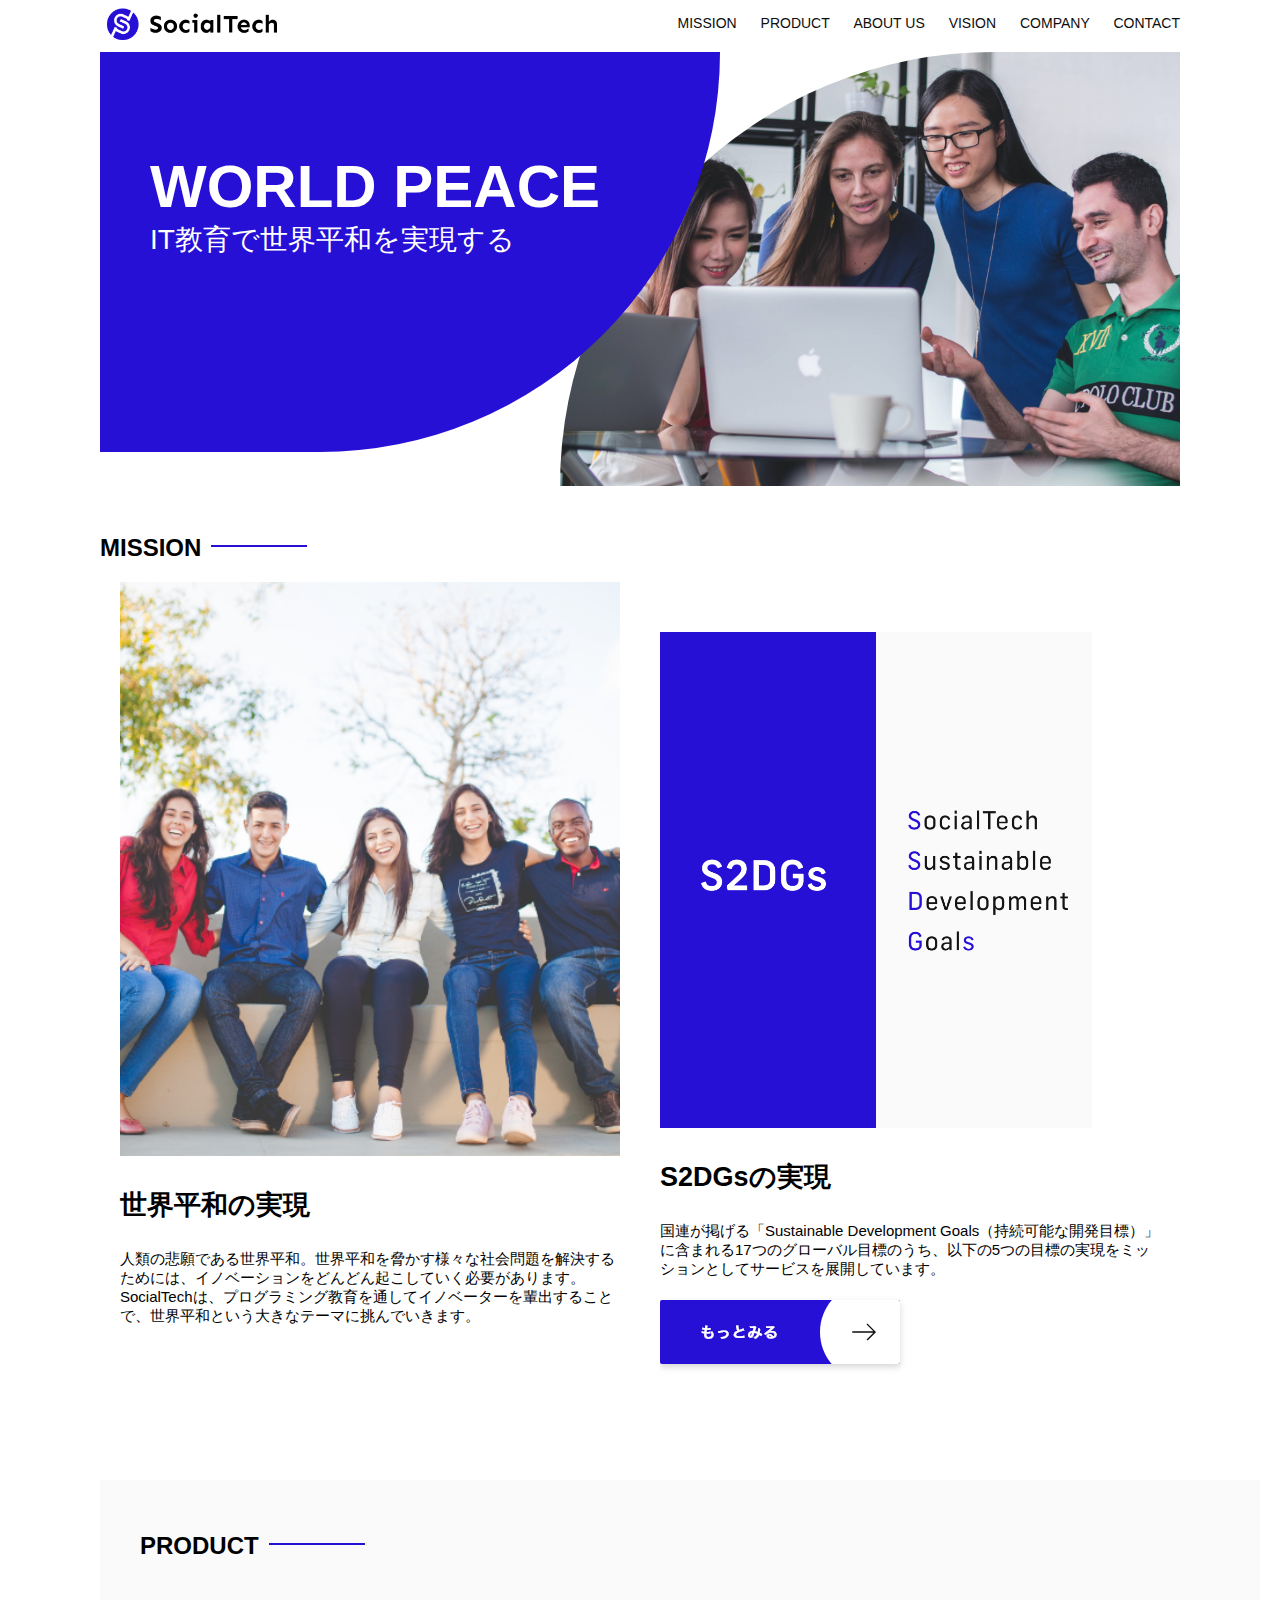
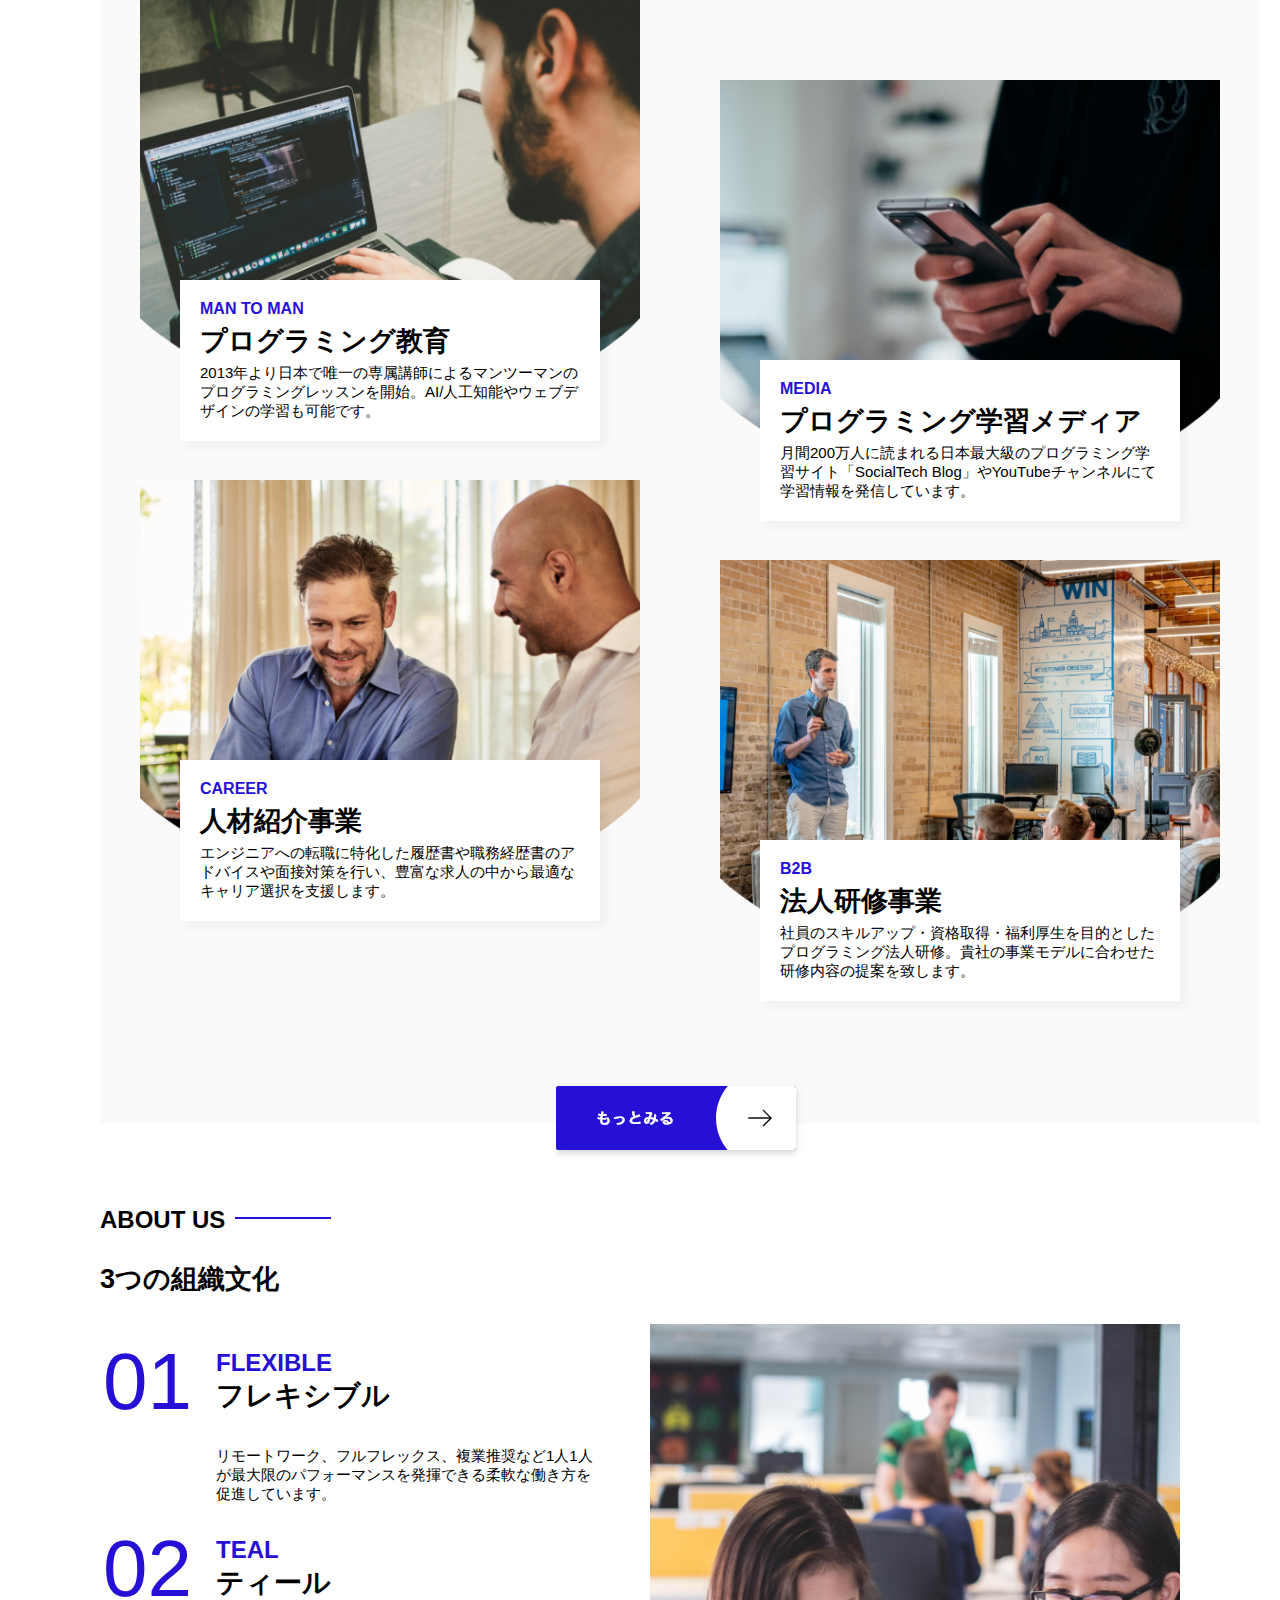
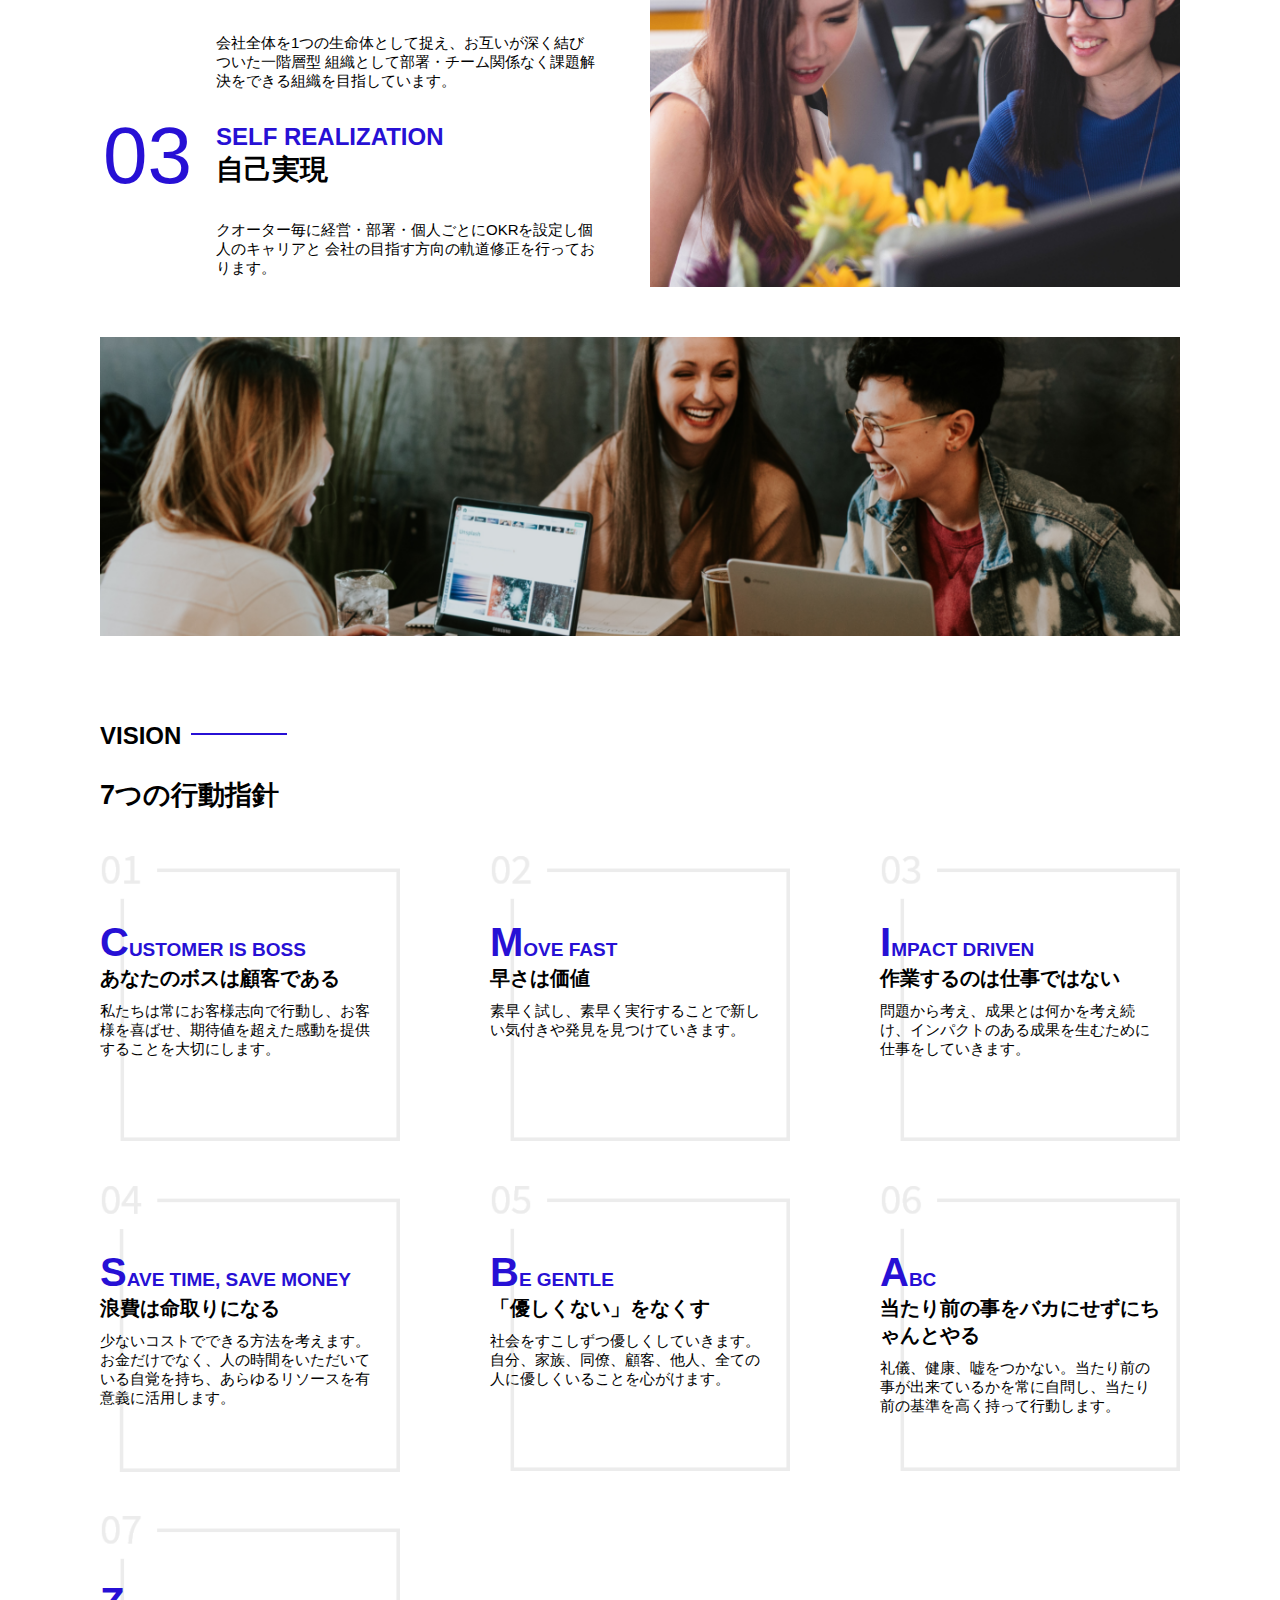
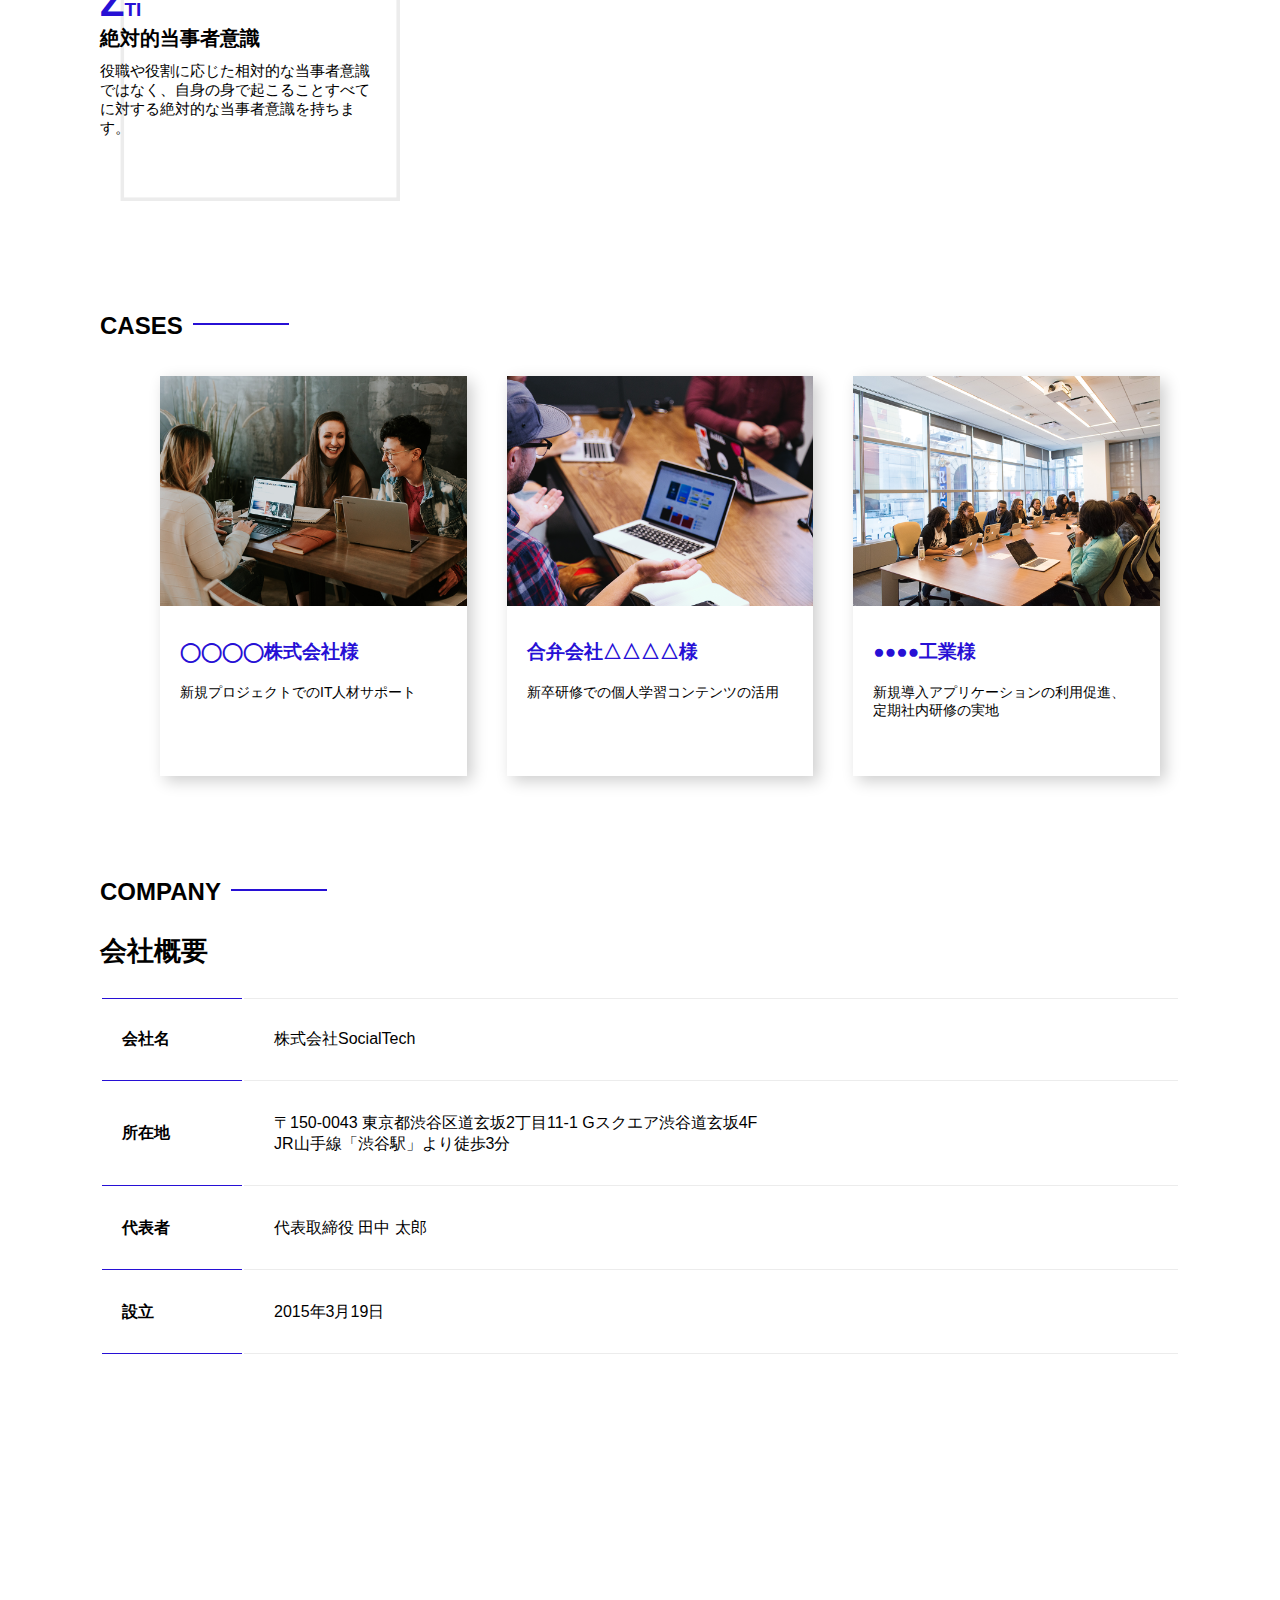
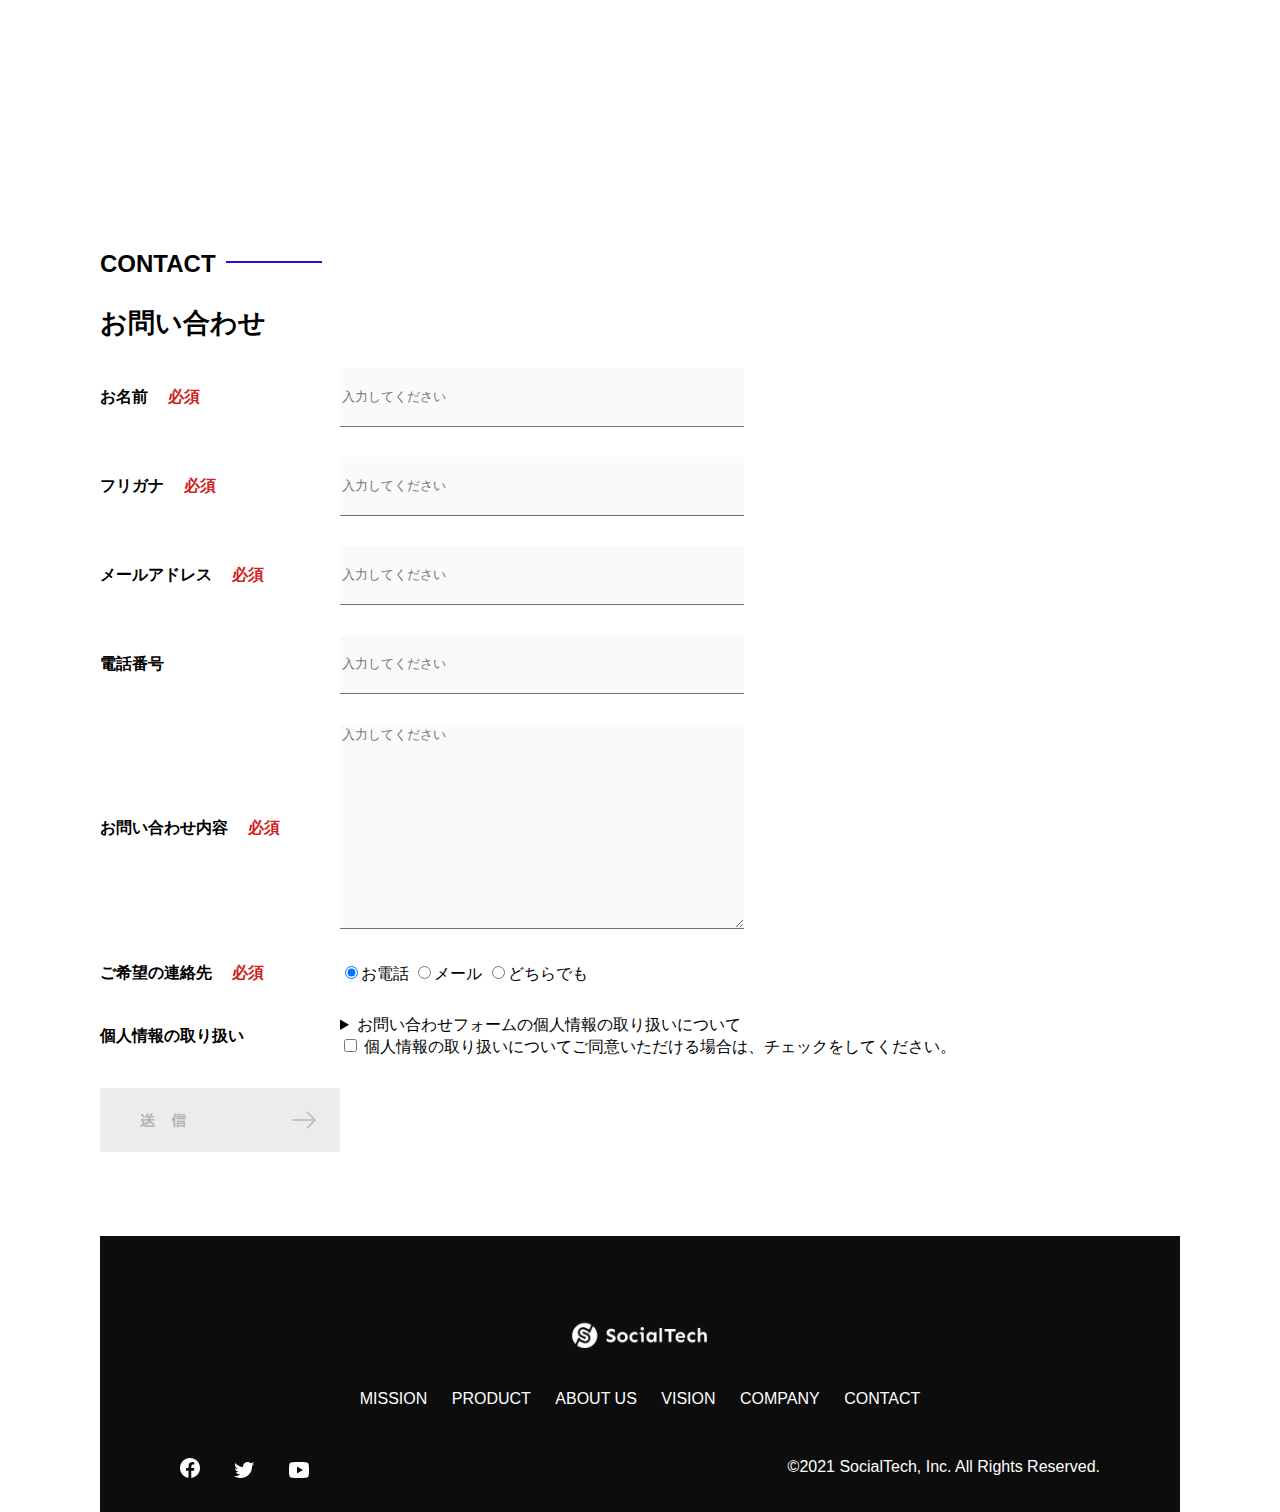
<file: kadai_012/index.html>
<!DOCTYPE html>
<html>
  <head>
    <title>SocialTech</title>
    <meta charset="UTF-8" />
    <meta
      name="description"
      content="SocialTechはEdTech業界のリーディングカンパニーを目指します。"
    />
    <meta name="viewport" content="width=device-width, initial-scale=1.0" />
    <link rel="stylesheet" href="style.css" />
  </head>
  <body>
    <!-- ヘッダー -->
    <header>
      <!-- ロゴ -->
      <a href="index.html" id="logo"
        ><img src="images/logo.png" alt="トップページに戻る"
      /></a>

      <!-- PC用ナビゲーション -->
      <nav id="nav-pc">
        <a href="mission.html">MISSION</a>
        <a href="product.html">PRODUCT</a>
        <a href="index.html#aboutus">ABOUT US</a>
        <a href="index.html#vision">VISION</a>
        <a href="index.html#company">COMPANY</a>
        <a href="index.html#contact">CONTACT</a>
      </nav>
    </header>
    <main>
      <article>
        <!-- メインビジュアル -->
        <section id="main-visual">
          <div id="main-message">
            <h1>WORLD PEACE</h1>
            <p>IT教育で世界平和を実現する</p>
          </div>
          <img
            src="images/index/index-main.png"
            alt="PCの周りに集まる多国籍の仲間たち"
          />
        </section>
        <!--ミッション-->
        <section id="mission">
          <h2 class="index-h2">MISSION</h2>
          <div id="mission-flex">
            <div>
              <img
                id="mission-photo"
                src="images/index/index-mission.png"
                alt="屋外のベンチで写真を撮影する多国籍の仲間たち"
              />
              <h3>世界平和の実現</h3>
              <p>
                人類の悲願である世界平和。世界平和を脅かす様々な社会問題を解決するためには、イノベーションをどんどん起こしていく必要があります。SocialTechは、プログラミング教育を通してイノベーターを輩出することで、世界平和という大きなテーマに挑んでいきます。
              </p>
            </div>
            <div>
              <img id="s2dgs" src="images/index/s2dgs.png" alt="S2DGs" />
              <h3>S2DGsの実現</h3>
              <p>
                国連が掲げる「Sustainable Development
                Goals（持続可能な開発目標）」に含まれる17つのグローバル目標のうち、以下の5つの目標の実現をミッションとしてサービスを展開しています。
              </p>
              <a href="mission.html">
                <img src="images/button-more.png" alt="もっとみる" />
              </a>
            </div>
          </div>
        </section>
        <!-- プロダクト -->
        <section id="product">
          <h2 class="index-h2">PRODUCT</h2>
          <div>
            <div id="product-left">
              <div>
                <img
                  class="product-photo"
                  src="images/index/index-mantoman.png"
                  alt="PCでコードを書く男性"
                />
                <div class="product-explain">
                  <span>MAN TO MAN</span>
                  <h3>プログラミング教育</h3>
                  <p>
                    2013年より日本で唯一の専属講師によるマンツーマンのプログラミングレッスンを開始。AI/人工知能やウェブデザインの学習も可能です。
                  </p>
                </div>
              </div>
              <div>
                <img
                  class="product-photo"
                  src="images/index/index-career.png"
                  alt="笑顔で話し合う2人の男性"
                />
                <div class="product-explain">
                  <span>CAREER</span>
                  <h3>人材紹介事業</h3>
                  <p>
                    エンジニアへの転職に特化した履歴書や職務経歴書のアドバイスや面接対策を行い、豊富な求人の中から最適なキャリア選択を支援します。
                  </p>
                </div>
              </div>
            </div>
            <div id="product-right">
              <div>
                <img
                  class="product-photo"
                  src="images/index/index-media.png"
                  alt="スマートフォンを操作する人"
                />
                <div class="product-explain">
                  <span>MEDIA</span>
                  <h3>プログラミング学習メディア</h3>
                  <p>
                    月間200万人に読まれる日本最大級のプログラミング学習サイト「SocialTech
                    Blog」やYouTubeチャンネルにて学習情報を発信しています。
                  </p>
                </div>
              </div>
              <div>
                <img
                  class="product-photo"
                  src="images/index/index-b2b.png"
                  alt="講演中の男性とそれを聴く人々"
                />
                <div class="product-explain">
                  <span>B2B</span>
                  <h3>法人研修事業</h3>
                  <p>
                    社員のスキルアップ・資格取得・福利厚生を目的としたプログラミング法人研修。貴社の事業モデルに合わせた研修内容の提案を致します。
                  </p>
                </div>
              </div>
            </div>
          </div>
          <div>
            <a id="product-more" href="product.html">
              <img src="images/button-more.png" alt="もっとみる" />
            </a>
          </div>
        </section>
        <!---ABOUT US-->
        <section id="aboutus">
          <h2 class="index-h2">ABOUT US</h2>
          <h3>3つの組織文化</h3>
          <div>
            <table class="culture-table">
              <tr>
                <td>
                  <span class="culture-num">01</span>
                </td>
                <td>
                  <span class="culture-en">FLEXIBLE</span>
                  <span class="culture-jp">フレキシブル</span>
                </td>
              </tr>
              <tr>
                <td>
                  <!--空のセル-->
                </td>
                <td>
                  <p class="culture-description">
                    リモートワーク、フルフレックス、複業推奨など1人1人が最大限のパフォーマンスを発揮できる柔軟な働き方を促進しています。
                  </p>
                </td>
              </tr>
              <tr>
                <td>
                  <span class="culture-num">02</span>
                </td>
                <td>
                  <span class="culture-en">TEAL</span>
                  <span class="culture-jp">ティール</span>
                </td>
              </tr>
              <tr>
                <td>
                  <!--空のセル-->
                </td>
                <td>
                  <p class="culture-description">
                    会社全体を1つの生命体として捉え、お互いが深く結びついた一階層型
                    組織として部署・チーム関係なく課題解決をできる組織を目指しています。
                  </p>
                </td>
              </tr>
              <tr>
                <td>
                  <span class="culture-num">03</span>
                </td>
                <td>
                  <span class="culture-en">SELF REALIZATION</span>
                  <span class="culture-jp">自己実現</span>
                </td>
              </tr>
              <tr>
                <td>
                  <!--空のセル-->
                </td>
                <td>
                  <p class="culture-description">
                    クオーター毎に経営・部署・個人ごとにOKRを設定し個人のキャリアと
                    会社の目指す方向の軌道修正を行っております。
                  </p>
                </td>
              </tr>
            </table>
            <img
              class="culture-img"
              src="images/index/index-aboutus1.png"
              alt="笑顔で話し合う2人の女性"
            />
          </div>
          <img
            class="culture-img2"
            src="images/index/index-aboutus2.png"
            alt="笑顔で話し合う3人の男女"
          />
        </section>
        <!-- VISION -->
        <section id="vision">
          <h2 class="index-h2">VISION</h2>
          <h3>7つの行動指針</h3>
          <div>
            <div class="vision-box">
              <img src="images/index/vision-01.png" alt="01" />
              <span>
                <h4>CUSTOMER IS BOSS</h4>
                <h5>あなたのボスは顧客である</h5>
                <p>
                  私たちは常にお客様志向で行動し、お客様を喜ばせ、期待値を超えた感動を提供することを大切にします。
                </p>
              </span>
            </div>
            <div class="vision-box">
              <img src="images/index/vision-02.png" alt="02" />
              <span>
                <h4>MOVE FAST</h4>
                <h5>早さは価値</h5>
                <p>
                  素早く試し、素早く実行することで新しい気付きや発見を見つけていきます。
                </p>
              </span>
            </div>
            <div class="vision-box">
              <img src="images/index/vision-03.png" alt="03" />
              <span>
                <h4>IMPACT DRIVEN</h4>
                <h5>作業するのは仕事ではない</h5>
                <p>
                  問題から考え、成果とは何かを考え続け、インパクトのある成果を生むために仕事をしていきます。
                </p>
              </span>
            </div>
            <div class="vision-box">
              <img src="images/index/vision-04.png" alt="04" />
              <span>
                <h4>SAVE TIME, SAVE MONEY</h4>
                <h5>浪費は命取りになる</h5>
                <p>
                  少ないコストでできる方法を考えます。お金だけでなく、人の時間をいただいている自覚を持ち、あらゆるリソースを有意義に活用します。
                </p>
              </span>
            </div>
            <div class="vision-box">
              <img src="images/index/vision-05.png" alt="05" />
              <span>
                <h4>BE GENTLE</h4>
                <h5>「優しくない」をなくす</h5>
                <p>
                  社会をすこしずつ優しくしていきます。自分、家族、同僚、顧客、他人、全ての人に優しくいることを心がけます。
                </p>
              </span>
            </div>
            <div class="vision-box">
              <img src="images/index/vision-06.png" alt="06" />
              <span>
                <h4>ABC</h4>
                <h5>当たり前の事をバカにせずにちゃんとやる</h5>
                <p>
                  礼儀、健康、嘘をつかない。当たり前の事が出来ているかを常に自問し、当たり前の基準を高く持って行動します。
                </p>
              </span>
            </div>
            <div class="vision-box">
              <img src="images/index/vision-07.png" alt="07" />
              <span>
                <h4>ZTI</h4>
                <h5>絶対的当事者意識</h5>
                <p>
                  役職や役割に応じた相対的な当事者意識ではなく、自身の身で起こることすべてに対する絶対的な当事者意識を持ちます。
                </p>
              </span>
            </div>
          </div>
        </section>
        <!-- CASES -->
        <section id="cases">
          <h2 class="index-h2">CASES</h2>
          <ul>
            <li class="case-card">
             <img class="case-img" src="images/index/case-1.png" alt="仲良く語り合う3人">
             <div class="case-info">
               <h3 class="case-name">◯◯◯◯株式会社様</h3>
               <p class="case-content">新規プロジェクトでのIT人材サポート</p>
             </div>
            </li>
            <li class="case-card">
             <img class="case-img" src="images/index/case-2.png" alt="PCでコンテンツを見る">
             <div class="case-info">
               <h3 class="case-name">合弁会社△△△△様</h3>
               <p class="case-content">新卒研修での個人学習コンテンツの活用</p>
             </div>
            </li> 
            <li class="case-card">
              <img class="case-img" src="images/index/case-3.png" alt="社内研修中の会議室">
              <div class="case-info">
                <h3 class="case-name">●●●●工業様</h3>
                <p class="case-content">新規導入アプリケーションの利用促進、<br>定期社内研修の実地</p>
              </div>
            </li>
          </ul>
      </section>
        <!-- COMPANY -->
        <section id="company">
          <h2 class="index-h2">COMPANY</h2>
          <h3>会社概要</h3>
          <table id="company-table">
            <tr>
              <th class="tableheader-first">会社名</th>
              <td class="cell-first">株式会社SocialTech</td>
            </tr>
            <tr>
              <th class="tableheader">所在地</th>
              <td class="cell">
                〒150-0043 東京都渋谷区道玄坂2丁目11-1 Gスクエア渋谷道玄坂4F<br />JR山手線「渋谷駅」より徒歩3分
              </td>
            </tr>
            <tr>
              <th class="tableheader">代表者</th>
              <td class="cell">代表取締役 田中 太郎</td>
            </tr>
            <tr>
              <th class="tableheader">設立</th>
              <td class="cell">2015年3月19日</td>
            </tr>
          </table>
          <iframe
            src="https://www.google.com/maps/embed?pb=!1m18!1m12!1m3!1d3241.7759544892483!2d139.69399665123464!3d35.65789123876098!2m3!1f0!2f0!3f0!3m2!1i1024!2i768!4f13.1!3m3!1m2!1s0x60188caa0042e8d1%3A0xba130bea826a7aa2!2z44CSMTUwLTAwNDMg5p2x5Lqs6YO95riL6LC35Yy66YGT546E5Z2C77yS5LiB55uu77yR77yR4oiS77yR!5e0!3m2!1sja!2sjp!4v1636872991912!5m2!1sja!2sjp"
            style="border: 0"
            allowfullscreen=""
            loading="lazy"
          >
          </iframe>
        </section>
        <!-- お問い合わせフォーム -->
        <section id="contact">
          <h2 class="index-h2">CONTACT</h2>
          <h3>お問い合わせ</h3>
          <form>
            <div>
              <div class="contact-heading">
                <label class="contact-label"
                  >お名前<span class="contact-span">必須</span></label
                >
              </div>
              <div class="contact-form">
                <input
                  type="text"
                  name="name"
                  placeholder="入力してください"
                  class="contact-textbox"
                />
              </div>
            </div>
            <div>
              <div class="contact-heading">
                <label class="contact-label"
                  >フリガナ<span class="contact-span">必須</span></label
                >
              </div>
              <div>
                <input
                  type="text"
                  name="hurigana"
                  placeholder="入力してください"
                  class="contact-textbox"
                />
              </div>
            </div>
            <div>
              <div class="contact-heading">
                <label class="contact-label"
                  >メールアドレス<span class="contact-span">必須</span></label
                >
              </div>
              <div>
                <input
                  type="text"
                  name="email"
                  placeholder="入力してください"
                  class="contact-textbox"
                />
              </div>
            </div>
            <div>
              <div class="contact-heading">
                <label class="contact-label">電話番号</label>
              </div>
              <div>
                <input
                  type="text"
                  name="tel"
                  placeholder="入力してください"
                  class="contact-textbox"
                />
              </div>
            </div>
            <div>
              <div class="contact-heading">
                <label class="contact-label"
                  >お問い合わせ内容<span class="contact-span">必須</span></label
                >
              </div>
              <div>
                <textarea
                  class="contact-textarea"
                  placeholder="入力してください"
                  name="message"
                ></textarea>
              </div>
            </div>
            <div>
              <div class="contact-heading">
                <label class="contact-label"
                  >ご希望の連絡先<span class="contact-span">必須</span></label
                >
              </div>
              <div>
                <input
                  class="radiobutton"
                  type="radio"
                  value="tel"
                  name="contact"
                  checked
                /><label>お電話</label>
                <input
                  class="radiobutton"
                  type="radio"
                  value="mail"
                  name="contact"
                /><label>メール</label>
                <input
                  class="radiobutton"
                  type="radio"
                  value="both"
                  name="contact"
                /><label>どちらでも</label>
              </div>
            </div>
            <div>
              <div class="contact-heading">
                <label class="contact-label">個人情報の取り扱い</label>
              </div>
              <div>
                <details>
                  <summary>
                    お問い合わせフォームの個人情報の取り扱いについて
                  </summary>
                  <div>
                    <span>１．組織の名称又は氏名</span><br />
                    株式会社SocialTech<br /><br />
                    <span
                      >２．個人情報保護管理者（若しくはその代理人）の氏名又は職名、所属及び連絡先
                      鈴木 一郎 コーポレート部</span
                    ><br />
                    メールアドレス：support@socialtech.net<br />
                    TEL：03-xxxx-xxxx<br />
                    <span>３．個人情報の利用目的</span><br />
                    ・本サービス及び本サービスに関連する情報の提供又はそれらに関する連絡のため<br />
                    ・ユーザーの本人確認のため<br />
                    ・当社サービスのご案内のため<br />
                    ・当社の商品等の広告または宣伝（電子メールによるものを含むものとします。）<br /><br />
                    <span>４．個人情報の取り扱い業務の委託</span><br />
                    個人情報の取扱業務の全部または一部を外部に業務委託する場合があります。<br />
                    その際、弊社は、個人情報を適切に保護できる管理体制を敷き実行していることを条件として<br />
                    委託先を厳選したうえで、機密保持契約を委託先と締結し、お客様の個人情報を厳密に管理させます。<br /><br />
                    <span>５．個人情報の開示等の請求</span><br />
                    お客様は、弊社に対してご自身の個人情報の開示等（利用目的の通知、開示、内容の訂正・追加・削除、利用の停止または消去、第三者への提供の停止）に関して、当社問合わせ窓口に申し出ることができます。<br />
                    その際、弊社はお客様ご本人を確認させていただいたうえで、合理的な期間内に対応いたします。<br /><br />
                    なお、個人情報に関する弊社問合わせ先は、次の通りです。<br /><br />
                    株式会社SocialTech　個人情報問合せ窓口<br />
                    〒150-0043　東京都渋谷区道玄坂2丁目11-1 Ｇスクエア渋谷道玄坂
                    4F<br />
                    メールアドレス：support@socialtech.net　TEL：03-xxxx-xxxx<br /><br />
                    <span>６．個人情報を提供されることの任意性について</span
                    ><br /><br />
                    お客様がご自身の個人情報を弊社に提供されるか否かは、お客様のご判断によりますが、もしご提供されない場合には、適切なサービスが提供できない場合がありますので予めご了承ください。
                  </div>
                </details>
                <input type="checkbox" name="agree" />
                <span
                  >個人情報の取り扱いについてご同意いただける場合は、チェックをしてください。</span
                >
              </div>
            </div>
            <input
              type="image"
              value="Submit"
              src="images/button-submit.png"
              alt="送信する"
            />
          </form>
        </section>
      </article>
      <footer>
        <div id="footer-logo">
          <img src="images/logo-sp.png" alt="SocialTech" />
        </div>
        <div id="footer-link">
          <a href="mission.html">MISSION</a>
          <a href="product.html">PRODUCT</a>
          <a href="index.html#aboutus">ABOUT US</a>
          <a href="index.html#vision">VISION</a>
          <a href="index.html#company">COMPANY</a>
          <a href="index.html#contact">CONTACT</a>
        </div>
        <div id="sns-footer">
          <a href="https://www.facebook.com/sejuku2013"
            ><img src="images/button-facebook.png" alt="Facebookのリンク"
          /></a>
          <a href="https://twitter.com/samuraijuku"
            ><img src="images/button-twitter.png" alt="Twitterのリンク"
          /></a>
          <a href="https://www.youtube.com/channel/UCCFOQO5aDK0xXam4cUQXT8g"
            ><img src="images/button-youtube.png" alt="YouTubeのリンク"
          /></a>
          <span id="copyright"
            >&copy;2021 SocialTech, Inc. All Rights Reserved.
          </span>
        </div>
      </footer>
    </main>
  </body>
</html>
</file>
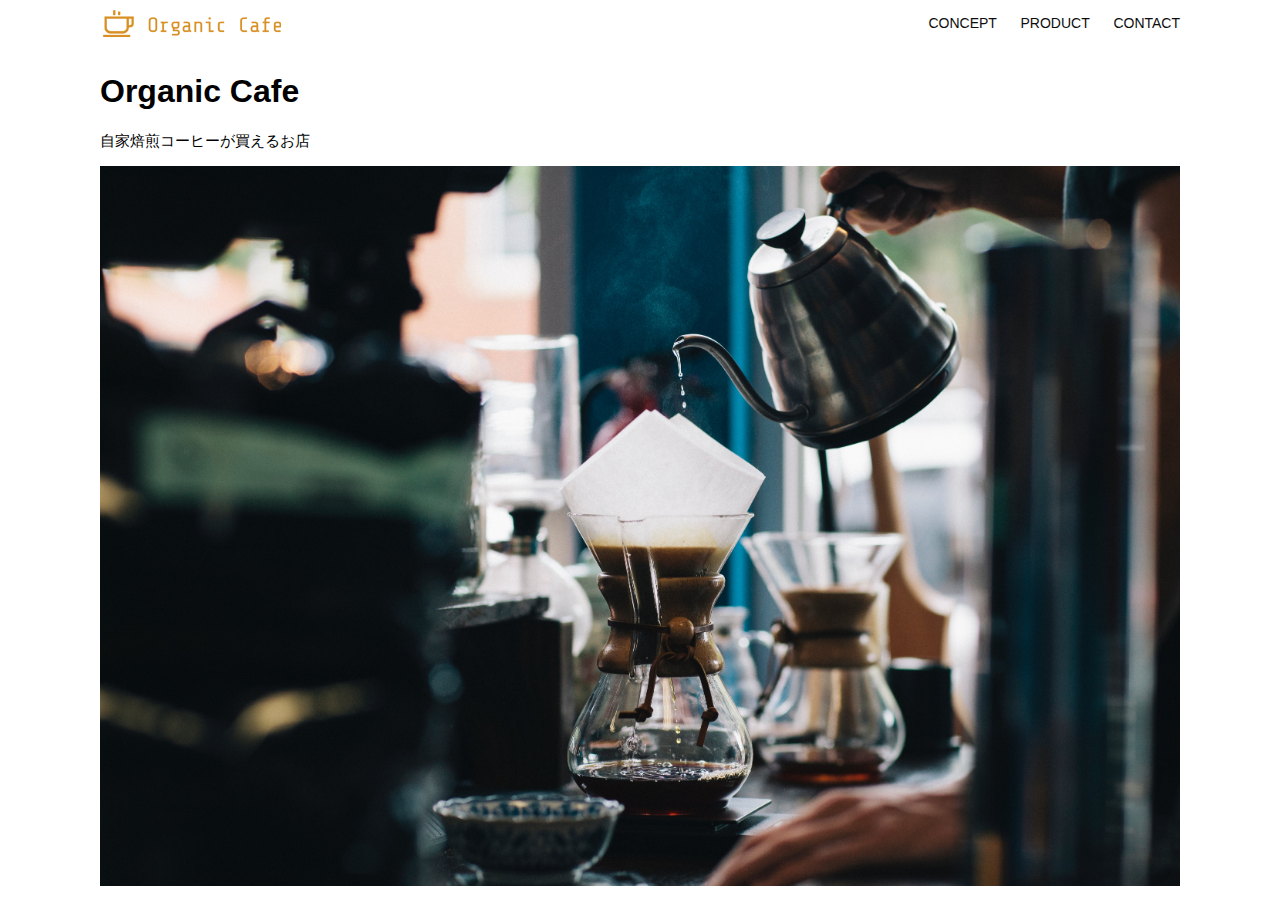
<file: kadai_013/index.html>
<!DOCTYPE html>
<html>
  <head>
    <title>Organic Cafe</title>
    <meta charset="UTF-8" />
    <meta
      name="description"
      content="自家焙煎のコーヒーがお家で楽しめるOrganic Cafe"
    />
    <meta name="viewport" content="width=device-width, initial-scale=1.0" />
    <link rel="stylesheet" href="style.css" />
  </head>
  <body>
    <!-- ヘッダー -->
    <header>
      <!-- ロゴ -->
      <a href="index.html" id="logo"
        ><img src="images/logo.png" alt="トップページに戻る"
      /></a>

      <!-- PC用ナビゲーション -->
      <nav id="nav-pc">
        <a href="index.html#concept">CONCEPT</a>
        <a href="index.html#product">PRODUCT</a>
        <a href="index.html#contact">CONTACT</a>
      </nav>
      <img id="menu-sp" src="images/button-menu.png" alt="ナビゲーションを開く" onclick="document.getElementById('nav-sp').style.display = 'block'">
      <nav id="nav-sp">
        <img id="close" src="images/button-close.png" alt="ナビゲーションを閉じる" onclick="document.getElementById('nav-sp').style.display = 'none'">
        <a id="logo-sp" href="index.html" onclick="document.getElementById('nav-sp').style.display = 'none'"><img
           src="images/logo-sp.png" alt="トップページに戻る"></a>
        <a class="menu" href="index.html#consept" onclick="document.getElementById('nav-sp').style.display = 'none'">CONCEPT</a>
        <a class="menu" href="index.html#product" onclick="document.getElementById('nav-sp').style.display = 'none'">PRODUCT</a>
        <a class="menu" href="index.html#contact" onclick="document.getElementById('nav-sp').style.display = 'none'">CONTACT</a>
      </nav>
    </header>
    <main>
      <article>
        <!-- メインビジュアル -->
        <section id="main-visual">
          <div id="main-message">
            <h1>Organic Cafe</h1>
            <p>自家焙煎コーヒーが買えるお店</p>
          </div>
          <img
            src="images/main-image.jpg"
            alt="コーヒーをハンドドリップで淹れる画像"
          />
        </section>
      </article>
    </main>
  </body>
</html>
</file>
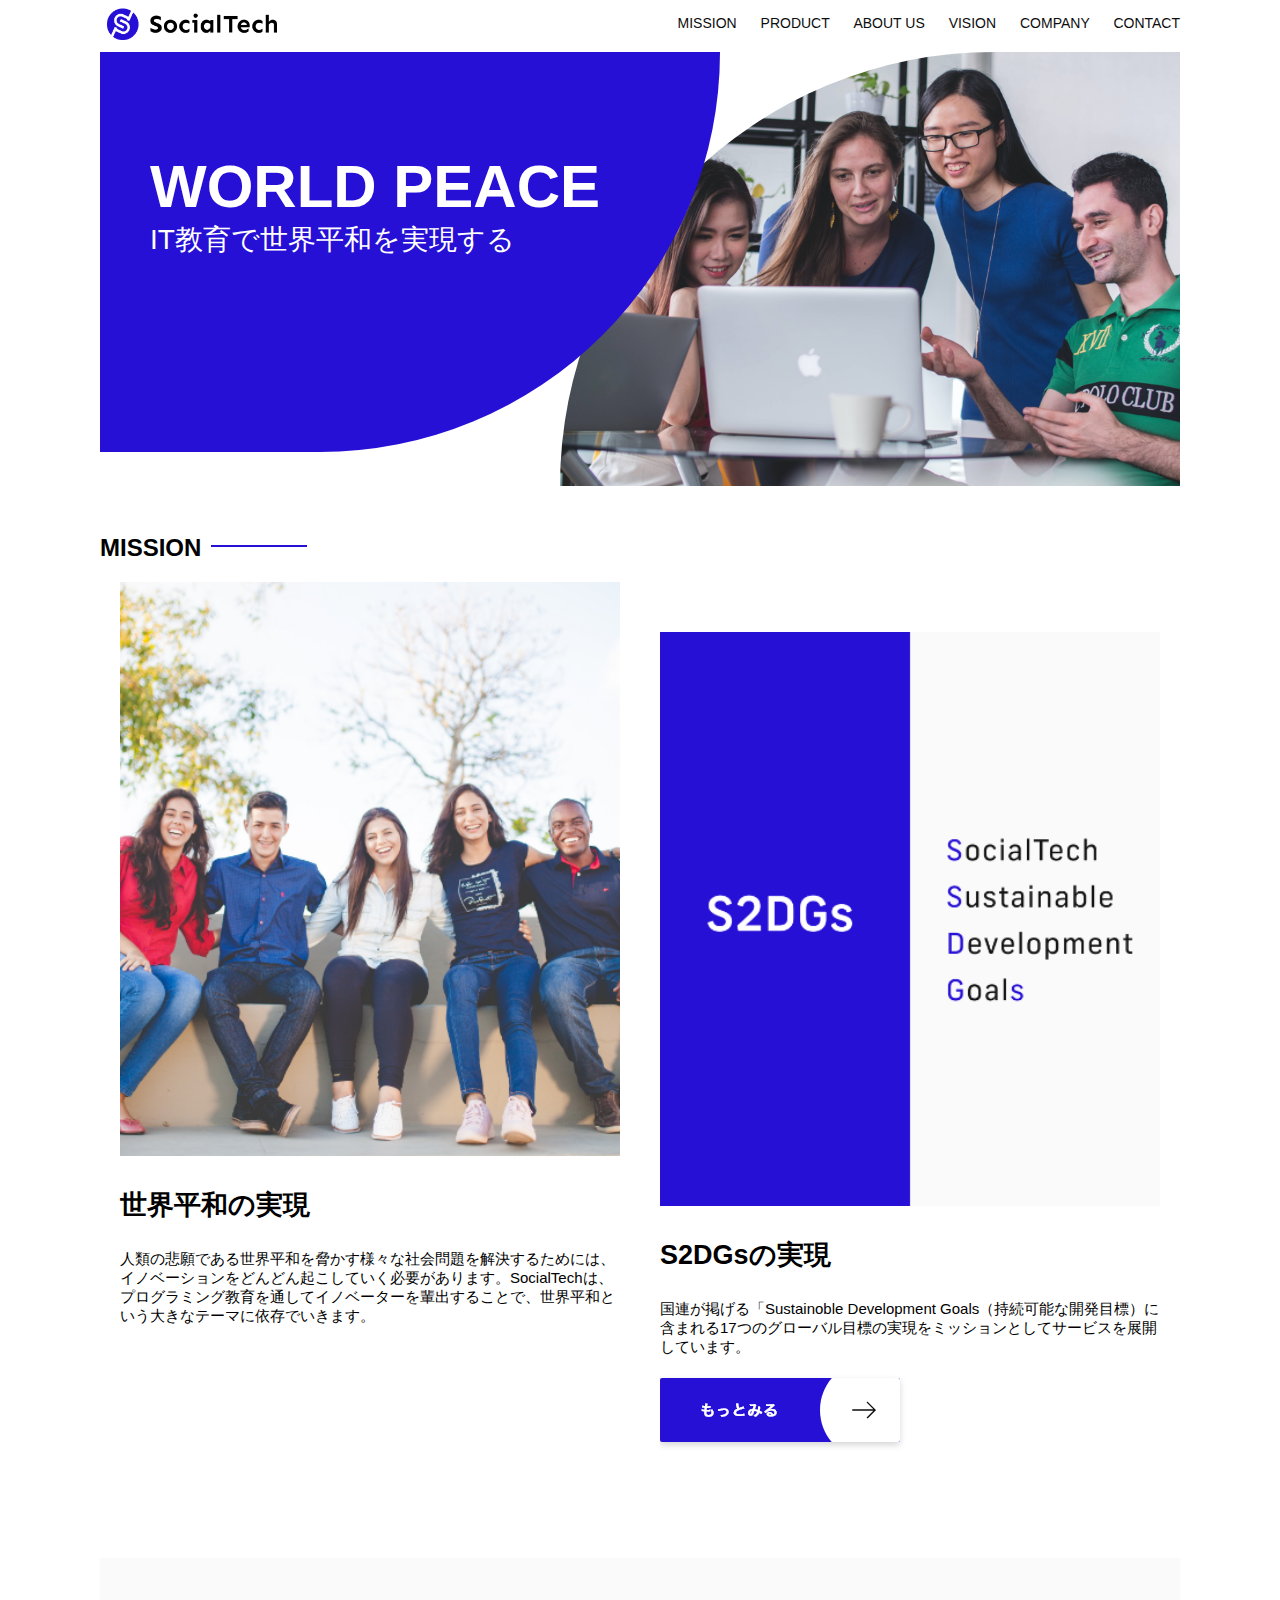
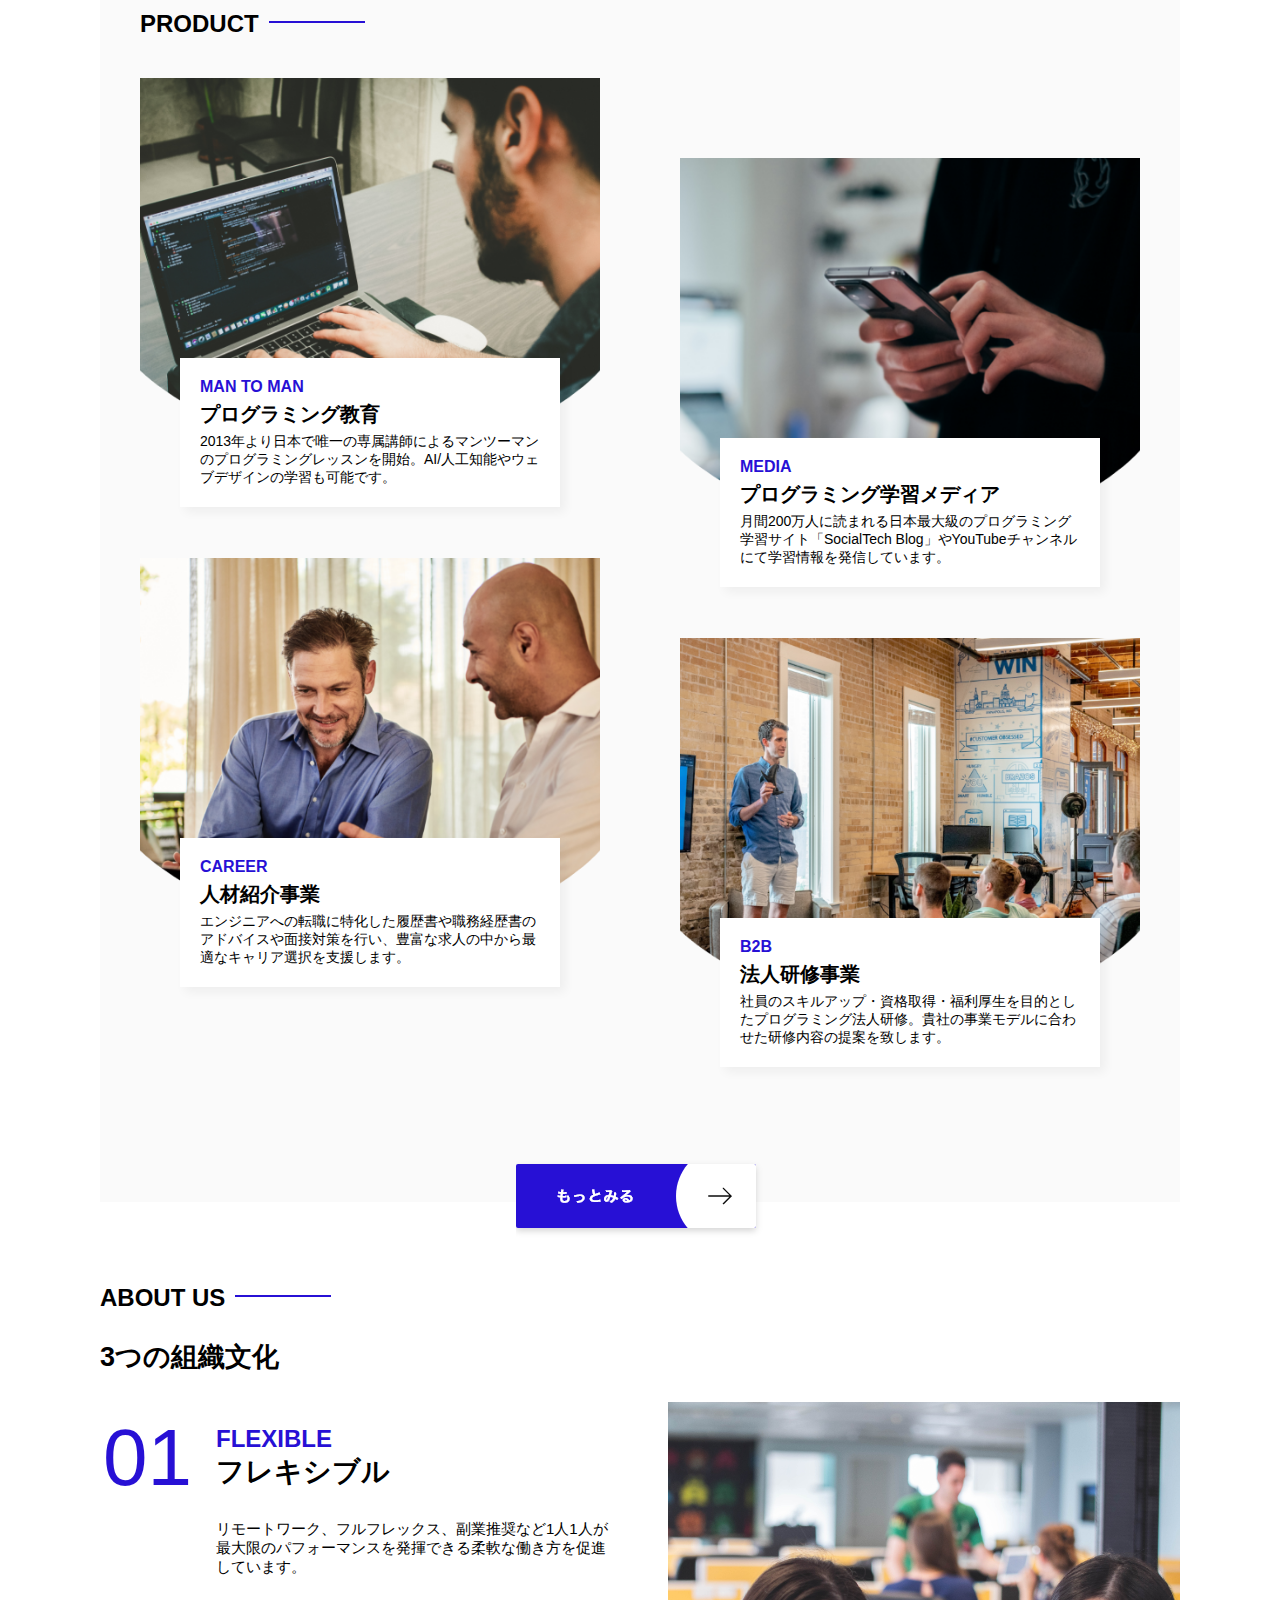
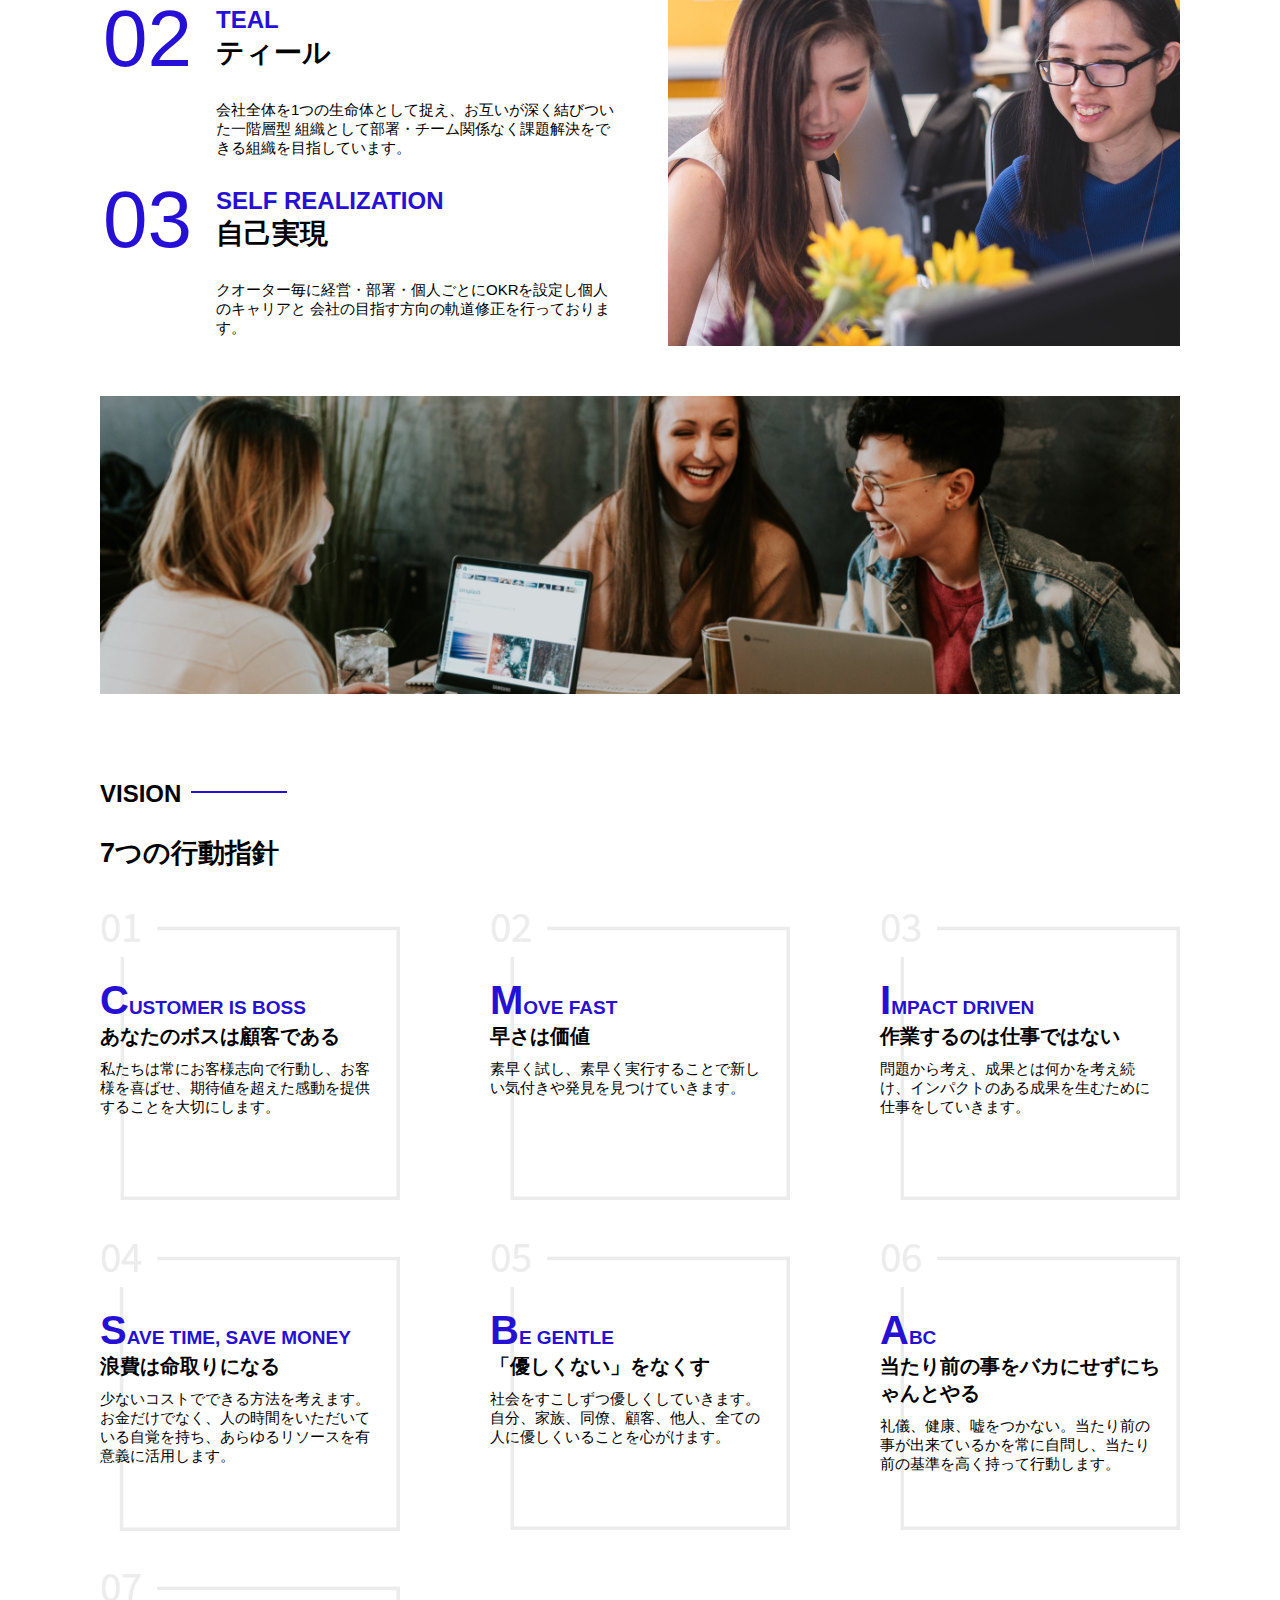
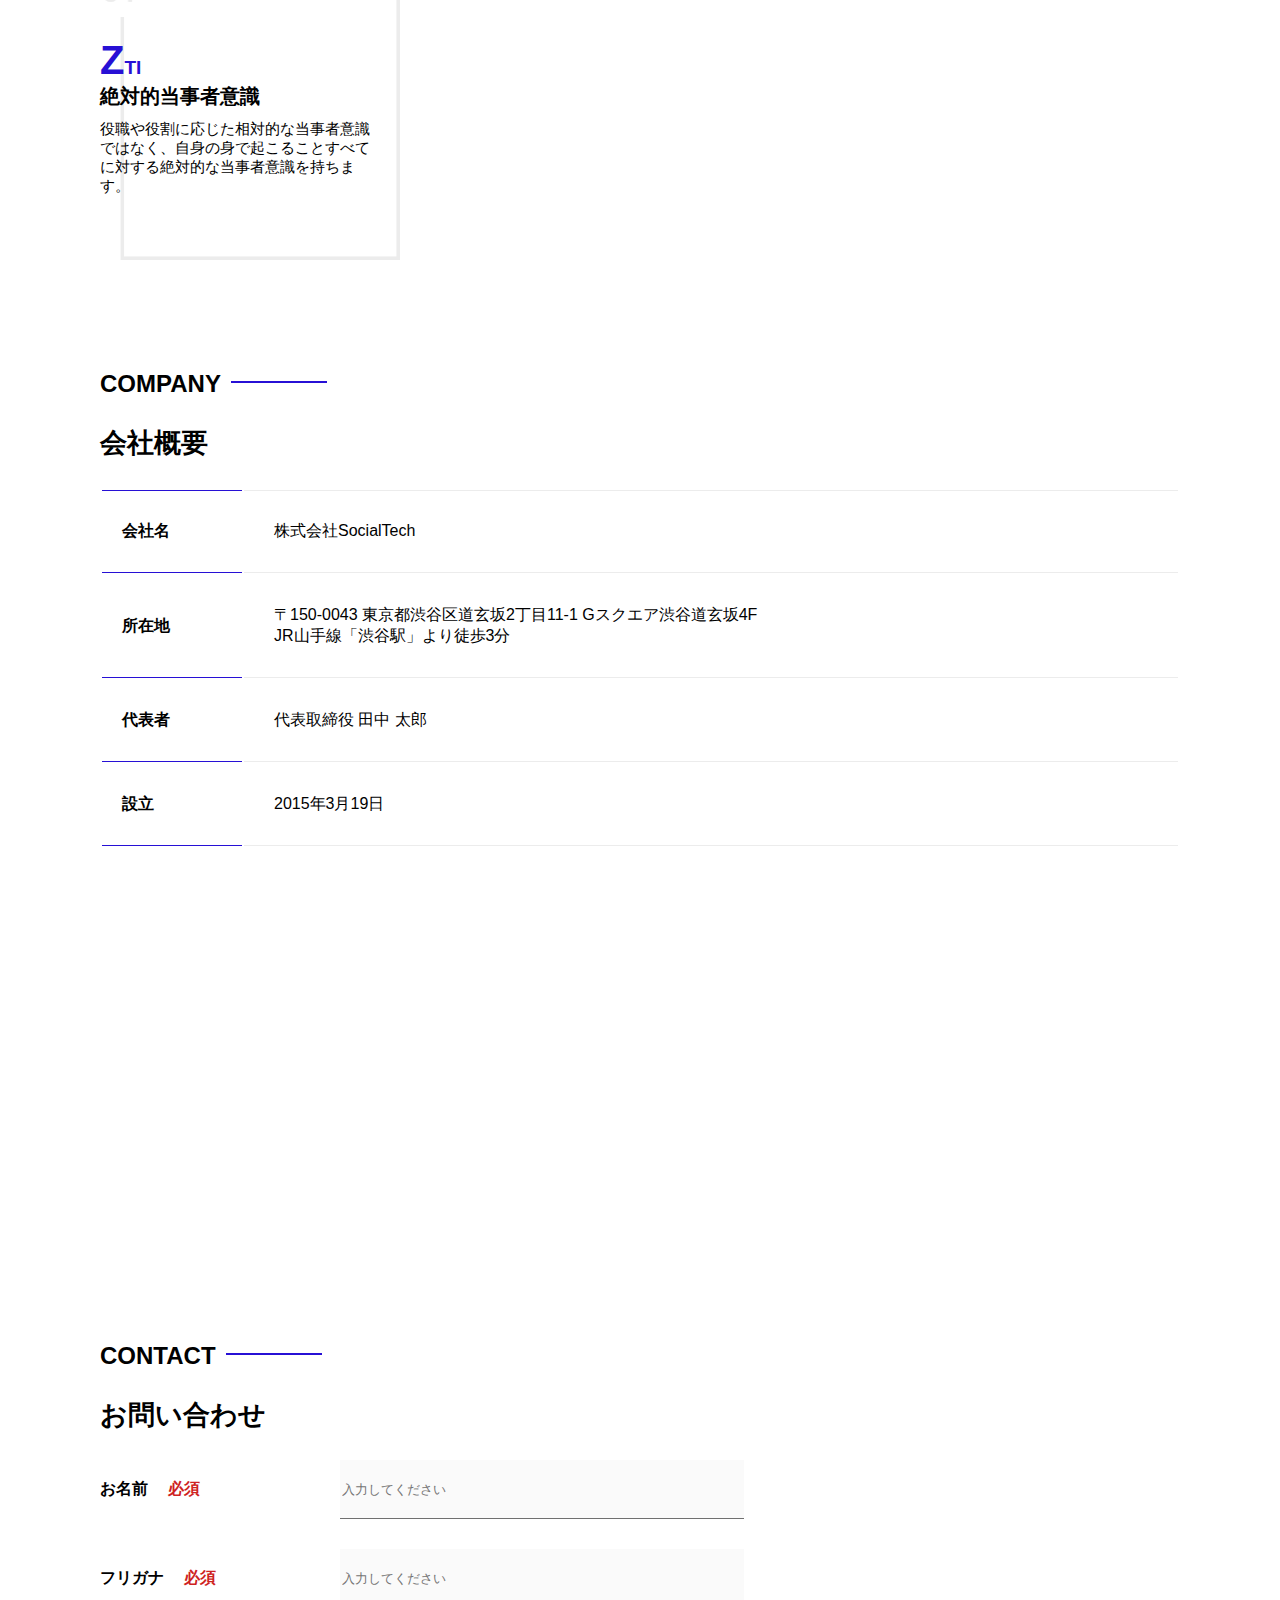
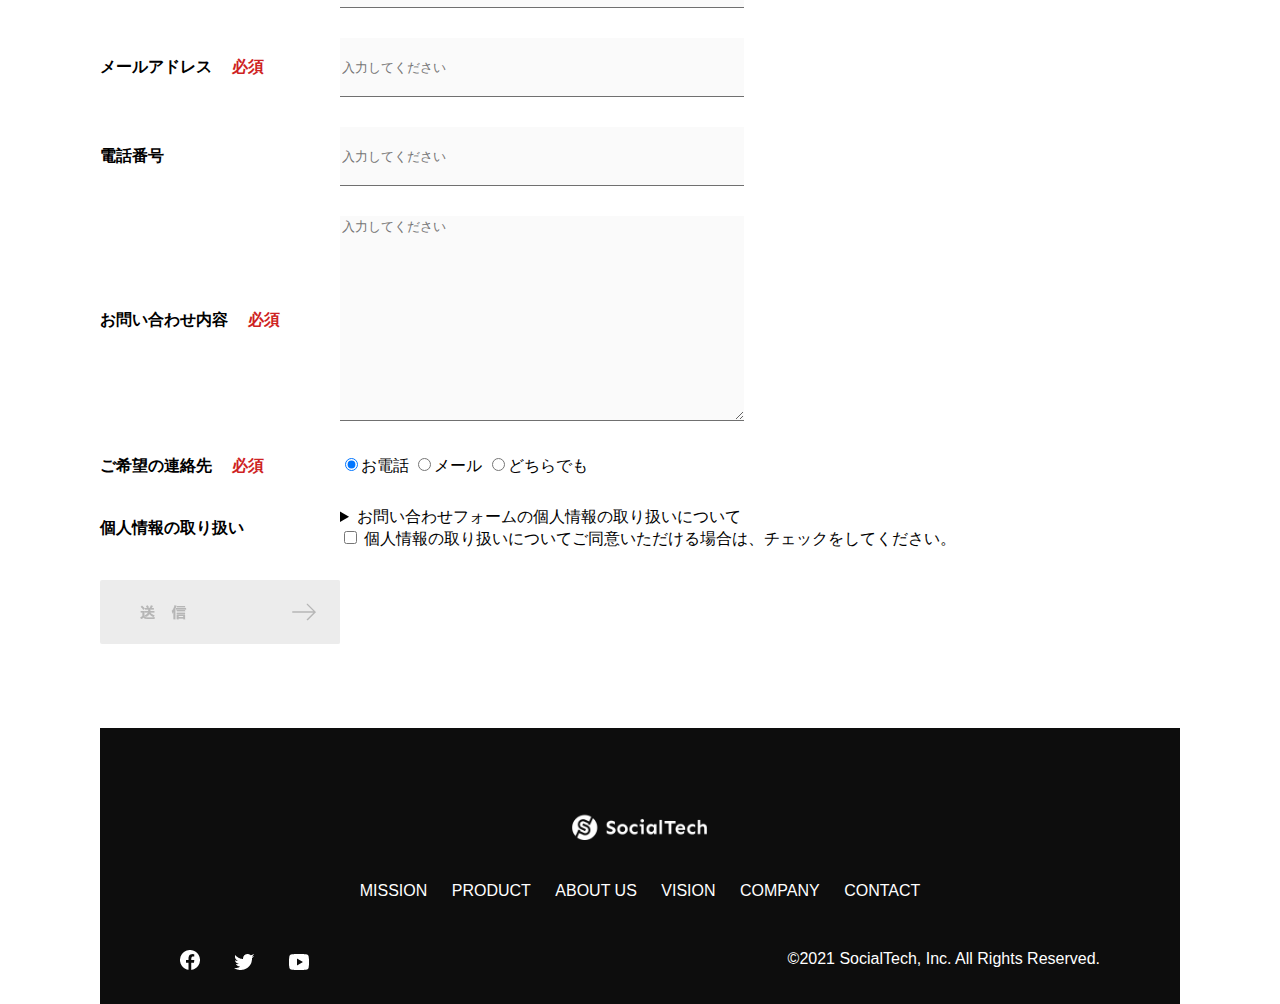
<file: kadai_tutorial_output/index.html>
<!DOCTYPE html>
<html>
<head>
    <title>SocialTech</title>
      <meta charset="UTF-8">
      <meta name="description" content="SocialTechはEdTech業界のリーディングカンパニーを目指します。">
      <meta name="viewport" content="width=device-width, initial-scale=1.0">
        <link rel="stylesheet" href="style.css">
</head>
<body>
    <!-- ヘッダー -->
    <header>
        <!-- ロゴ -->
        <a href="index.html" id="logo"><img src="images/logo.png" alt="トップページに戻る"></a>

      <!-- PC用ナビゲーション -->
      <nav id="nav-pc">
        <a href="mission.html">MISSION</a>
        <a href="product.html">PRODUCT</a>
        <a href="index.html#aboutus">ABOUT US</a>
        <a href="index.html#vision">VISION</a>
        <a href="index.html#company">COMPANY</a>
        <a href="index.html#contact">CONTACT</a>
      </nav>
      <!-- スマホ用メニューボタン -->
      <img id="menu-sp" src="images/button-menu.png" alt="ナビゲーションを開く" onclick="document.getElementById('nav-sp').style.display = 'block'">

      <!-- スマホ用ナビゲーション -->
     <nav id="nav-sp">
      <img id="close" src="images/button-close.png" alt="ナビゲーションを閉じる" onclick="document.getElementById('nav-sp').style.display = 'none'">
      <a id="logo-sp" href="index.html" onclick="document.getElementById('nav-sp').style.display = 'none'"><img
          src="images/logo-sp.png" alt="トップページに戻る"></a>
      <a class="menu" href="mission.html" onclick="document.getElementById('nav-sp').style.display = 'none'">MISSION</a>
      <a class="menu" href="product.html" onclick="document.getElementById('nav-sp').style.display = 'none'">PRODUCT</a>
      <a class="menu" href="index.html#aboutus" onclick="document.getElementById('nav-sp').style.display = 'none'">ABOUT
        US</a>
      <a class="menu" href="index.html#vision"
        onclick="document.getElementById('nav-sp').style.display = 'none'">VISION</a>
      <a class="menu" href="index.html#company"
        onclick="document.getElementById('nav-sp').style.display = 'none'">COMPANY</a>
      <a class="menu" href="index.html#contact"
        onclick="document.getElementById('nav-sp').style.display = 'none'">CONTACT</a>
      <div id="sns">
        <a href="https://www.facebook.com/sejuku2013"><img src="images/button-facebook.png" alt="Facebookのリンク"></a>
        <a href="https://twitter.com/samuraijuku"><img src="images/button-twitter.png" alt="Twitterのリンク"></a>
        <a href="https://www.youtube.com/channel/UCCFOQO5aDK0xXam4cUQXT8g"><img src="images/button-youtube.png" alt="YouTubeのリンク"></a>
      </div>
     </nav>
    </header>
    <main>
      <article>
        <!-- メインビジュアル -->
        <section id="main-visual">
          <div id="main-message">
            <h1>WORLD PEACE</h1>
            <p>IT教育で世界平和を実現する</p>
          </div>
          <img src="images/index/index-main.png" alt="PCの周りに集まる多国籍の仲間たち">
        </section>
        <!--ミッション-->
        <section id="mission">
            <h2 class="index-h2">MISSION</h2>
              <div id="mission-flex">
                <div>
                  <img id="mission-photo" src="images/index/index-mission.png" alt="屋外のベンチで写真を撮影する多国籍の仲間たち">
                  <h3>世界平和の実現</h3>
                  <p>
                    人類の悲願である世界平和を脅かす様々な社会問題を解決するためには、イノベーションをどんどん起こしていく必要があります。SocialTechは、プログラミング教育を通してイノベーターを輩出することで、世界平和という大きなテーマに依存でいきます。
                  </p>
                </div>
                <div>
                  <img id="s2dgs" src="images/index/s2dgs.png" alt="S2DGs">
                  <h3>S2DGsの実現</h3>
                  <p>国連が掲げる「Sustainoble Development Goals（持続可能な開発目標）に含まれる17つのグローバル目標の実現をミッションとしてサービスを展開しています。</p>
                  <a href="mission.html">
                     <img src="images/button-more.png" alt="もっとみる">
                  </a>
                </div>
              </div>
        </section>
        <!-- プロダクト -->
        <section id="product">
           <h2 class="index-h2">PRODUCT</h2>
           <div>
                <div id="product-left">
                   <div>
                     <img class="product-photo" src="images/index/index-mantoman.png" alt="PCでコードを書く男性">
                     <div class="product-explain">
                       <span>MAN TO MAN</span>
                       <h3>プログラミング教育</h3>
                       <p>2013年より日本で唯一の専属講師によるマンツーマンのプログラミングレッスンを開始。AI/人工知能やウェブデザインの学習も可能です。</p>
                     </div>
                   </div>
                   <div>
                     <img class="product-photo" src="images/index/index-career.png" alt="笑顔で話し合う2人の男性">
                       <div class="product-explain">
                         <span>CAREER</span>
                         <h3>人材紹介事業</h3>
                         <p>エンジニアへの転職に特化した履歴書や職務経歴書のアドバイスや面接対策を行い、豊富な求人の中から最適なキャリア選択を支援します。</p>
                       </div>
                   </div>
                </div>
             <div id="product-right">
                <div>
                  <img class="product-photo" src="images/index/index-media.png" alt="スマートフォンを操作する人">
                  <div class="product-explain">
                      <span>MEDIA</span>
                      <h3>プログラミング学習メディア</h3>
                      <p>月間200万人に読まれる日本最大級のプログラミング学習サイト「SocialTech Blog」やYouTubeチャンネルにて学習情報を発信しています。</p>
                  </div>
                </div>
                <div>
                   <img class="product-photo" src="images/index/index-b2b.png" alt="講演中の男性とそれを聴く人々">
                   <div class="product-explain">
                      <span>B2B</span>
                      <h3>法人研修事業</h3>
                      <p>社員のスキルアップ・資格取得・福利厚生を目的としたプログラミング法人研修。貴社の事業モデルに合わせた研修内容の提案を致します。</p>
                   </div>
                </div>
             </div>
           </div>
           <div>
              <a id="product-more" href="product.html">
                 <img src="images/button-more.png" alt="もっとみる">
              </a>
           </div>        
        </section>
        <!---ABOUT US-->
        <section id="aboutus">
             <h2 class="index-h2">ABOUT US</h2>
             <h3>3つの組織文化</h3>
             <div> 
               <table class="culture-table">
                  <tr>
                     <td>
                        <span class="culture-num">01</span>
                     </td>
                     <td>
                        <span class="culture-en">FLEXIBLE</span>
                        <span class="culture-jp">フレキシブル</span>
                     </td>
                  </tr>
                  <tr>
                     <td>
                       <!--空のセル-->
                     </td>
                     <td>
                        <p class="culture-description">
                          リモートワーク、フルフレックス、副業推奨など1人1人が最大限のパフォーマンスを発揮できる柔軟な働き方を促進しています。
                        </p>
                     </td>
                  </tr>
                  <tr>
                     <td>
                        <span class="culture-num">02</span>
                     </td>
                     <td>
                        <span class="culture-en">TEAL</span>
                        <span class="culture-jp">ティール</span>
                     </td>
                  </tr>
                  <tr>
                     <td>
                        <!--空のセル-->
                     </td>
                     <td>
                        <p class="culture-description">
                          会社全体を1つの生命体として捉え、お互いが深く結びついた一階層型
                          組織として部署・チーム関係なく課題解決をできる組織を目指しています。
                        </p>
                     </td>
                  </tr>
                  <tr>
                     <td>
                        <span class="culture-num">03</span>
                     </td>
                     <td>
                        <span class="culture-en">SELF REALIZATION</span>
                        <span class="culture-jp">自己実現</span>
                     </td>
                  </tr>
                  <tr>
                     <td>
                       <!--空のセル-->
                     </td>
                     <td>
                        <p class="culture-description">
                          クオーター毎に経営・部署・個人ごとにOKRを設定し個人のキャリアと
                          会社の目指す方向の軌道修正を行っております。
                        </p>
                     </td>
                  </tr>
               </table>
                  <img class="culture-img" src="images/index/index-aboutus1.png" alt="笑顔で話し合う2人の女性">
             </div>
                <img class="culture-img2" src="images/index/index-aboutus2.png" alt="笑顔で話し合う3人の男女">
        </section>
        <!-- VISION -->
        <section id="vision">
              <h2 class="index-h2">VISION</h2>
              <h3>7つの行動指針</h3>
              <div>
                 <div class="vision-box">
                    <img src="images/index/vision-01.png" alt="01">
                    <span>
                        <h4>CUSTOMER IS BOSS</h4>
                        <h5>あなたのボスは顧客である</h5>
                        <p>私たちは常にお客様志向で行動し、お客様を喜ばせ、期待値を超えた感動を提供することを大切にします。</p>
                    </span>
                </div>
                <div class="vision-box">
                    <img src="images/index/vision-02.png" alt="02">
                    <span>
                       <h4>MOVE FAST</h4>
                       <h5>早さは価値</h5>
                       <p>素早く試し、素早く実行することで新しい気付きや発見を見つけていきます。</p>
                    </span>
                </div>
                <div class="vision-box">
                    <img src="images/index/vision-03.png" alt="03">
                    <span>
                       <h4>IMPACT DRIVEN</h4>
                       <h5>作業するのは仕事ではない</h5>
                       <p>問題から考え、成果とは何かを考え続け、インパクトのある成果を生むために仕事をしていきます。</p>
                    </span>
                </div>
                <div class="vision-box">
                    <img src="images/index//vision-04.png" alt="04">
                    <span>
                        <h4>SAVE TIME, SAVE MONEY</h4>
                        <h5>浪費は命取りになる</h5>
                        <p>少ないコストでできる方法を考えます。お金だけでなく、人の時間をいただいている自覚を持ち、あらゆるリソースを有意義に活用します。</p>
                    </span>
                </div>
                <div class="vision-box">
                     <img src="images/index/vision-05.png" alt="05">
                     <span>
                         <h4>BE GENTLE</h4>
                         <h5>「優しくない」をなくす</h5>
                         <p>社会をすこしずつ優しくしていきます。自分、家族、同僚、顧客、他人、全ての人に優しくいることを心がけます。</p>
                     </span>
                </div>
                <div class="vision-box">
                     <img src="images/index/vision-06.png" alt="06">
                     <span>
                         <h4>ABC</h4>
                         <h5>当たり前の事をバカにせずにちゃんとやる</h5>
                         <p>礼儀、健康、嘘をつかない。当たり前の事が出来ているかを常に自問し、当たり前の基準を高く持って行動します。</p>
                     </span>
                </div>
                <div class="vision-box">
                     <img src="images/index/vision-07.png" alt="07">
                     <span>
                          <h4>ZTI</h4>
                          <h5>絶対的当事者意識</h5>
                          <p>役職や役割に応じた相対的な当事者意識ではなく、自身の身で起こることすべてに対する絶対的な当事者意識を持ちます。</p>
                     </span>
                </div>
              </div>
        </section>
        <!-- COMPANY -->
        <section id="company">
          <h2 class="index-h2">COMPANY</h2>
          <h3>会社概要</h3>
          <table id="company-table">
            <tr>
               <th class="tableheader-first">会社名</th>
               <td class="cell-first">株式会社SocialTech</td>
            </tr>
            <tr>
               <th class="tableheader">所在地</th>
               <td class="cell">〒150-0043 東京都渋谷区道玄坂2丁目11-1 Gスクエア渋谷道玄坂4F<br>JR山手線「渋谷駅」より徒歩3分</td>
            </tr>
            <tr>
               <th class="tableheader">代表者</th>
               <td class="cell">代表取締役 田中 太郎</td>
            </tr>
            <tr>
               <th class="tableheader">設立</th>
               <td class="cell">2015年3月19日</td>
            </tr>
          </table>
          <iframe
            src="https://www.google.com/maps/embed?pb=!1m18!1m12!1m3!1d3241.7759544892483!2d139.69399665123464!3d35.65789123876098!2m3!1f0!2f0!3f0!3m2!1i1024!2i768!4f13.1!3m3!1m2!1s0x60188caa0042e8d1%3A0xba130bea826a7aa2!2z44CSMTUwLTAwNDMg5p2x5Lqs6YO95riL6LC35Yy66YGT546E5Z2C77yS5LiB55uu77yR77yR4oiS77yR!5e0!3m2!1sja!2sjp!4v1636872991912!5m2!1sja!2sjp"
            style="border:0;" allowfullscreen="" loading="lazy">
          </iframe>
        </section>
        <!-- お問い合わせフォーム -->
        <section id="contact">
             <h2 class="index-h2">CONTACT</h2>
             <h3>お問い合わせ</h3>
        <!-- STATIC FORMSのフォームタグ -->
        <form action="https://api.staticforms.xyz/submit" method="post">
            <input type="text" name="honeypot" style="display:none">
            <!-- STATIC FORMSのアクセスキー -->
            <input type="hidden" name="accessKey" value="81d7af84-8c99-4ff6-9b89-ffe0751070fb">
            <!--メールのタイトル-->
            <input type="hidden" name="subject" value="Webサイトからお問い合わせがありました" />
            <!--送信先のメールアドレスをvalueに設定する-->
            <input type="hidden" name="replyTo" value="kinokotinpira08@gmail.com">
            <!--redirectToのURLは公開後のURLへリンクする-->
            <input type="hidden" name="redirectTo" value="">
           <div>
              <div class="contact-heading">
                 <label class="contact-label">お名前<span class="contact-span">必須</span></label>
              </div>
              <div>
                 <input type="text" name="name" placeholder="入力してください" class="contact-textbox">
              </div>
           </div>
           <div>
              <div class="contact-heading">
                 <label class="contact-label">フリガナ<span class="contact-span">必須</span></label>
              </div>
              <div>
                 <input type="text" name="hurigana" placeholder="入力してください" class="contact-textbox">
              </div>
           </div>
           <div>
              <div class="contact-heading">
                 <label class="contact-label">メールアドレス<span class="contact-span">必須</span></label>
              </div>
              <div>
                 <input type="text" name="email" placeholder="入力してください" class="contact-textbox">
              </div>
           </div>
           <div>
              <div class="contact-heading">
                 <label class="contact-label">電話番号</label>
              </div>
              <div>
                 <input type="text" name="tel" placeholder="入力してください" class="contact-textbox">
              </div>
           </div>
           <div>
              <div class="contact-heading">
                 <label class="contact-label">お問い合わせ内容<span class="contact-span">必須</span></label>
              </div>
              <div>
                 <textarea class="contact-textarea" placeholder="入力してください" name="message"></textarea>
              </div>
           </div>
           <div>
              <div class="contact-heading">
                 <label class="contact-label">ご希望の連絡先<span class="contact-span">必須</span></label>
              </div>
              <div>
                 <input class="radiobutton" type="radio" value="tel" name="contact" checked><label>お電話</label>
                 <input class="radiobutton" type="radio" value="mail" name="contact"><label>メール</label>
                 <input class="radiobutton" type="radio" value="both" name="contact"><label>どちらでも</label>
              </div>
           </div>
           <div>
              <div class="contact-heading">
                 <label class="contact-label">個人情報の取り扱い</label>
              </div>
              <div>
                 <details>
                    <summary>お問い合わせフォームの個人情報の取り扱いについて</summary>
                    <div>
                       <span>１．組織の名称又は氏名</span><br>
                       株式会社SocialTech<br><br>
                       <span>２．個人情報保護管理者（若しくはその代理人）の氏名又は職名、所属及び連絡先
                         鈴木 一郎 コーポレート部</span><br>
                       メールアドレス：support@socialtech.net<br>
                       TEL：03-xxxx-xxxx<br>
                       <span>３．個人情報の利用目的</span><br>
                       ・本サービス及び本サービスに関連する情報の提供又はそれらに関する連絡のため<br>
                       ・ユーザーの本人確認のため<br>
                       ・当社サービスのご案内のため<br>
                       ・当社の商品等の広告または宣伝（電子メールによるものを含むものとします。）<br><br>
                       <span>４．個人情報の取り扱い業務の委託</span><br>
                       個人情報の取扱業務の全部または一部を外部に業務委託する場合があります。<br>
                       その際、弊社は、個人情報を適切に保護できる管理体制を敷き実行していることを条件として<br>
                       委託先を厳選したうえで、機密保持契約を委託先と締結し、お客様の個人情報を厳密に管理させます。<br><br>
                       <span>５．個人情報の開示等の請求</span><br>
                       お客様は、弊社に対してご自身の個人情報の開示等（利用目的の通知、開示、内容の訂正・追加・削除、利用の停止または消去、第三者への提供の停止）に関して、当社問合わせ窓口に申し出ることができます。<br>
                       その際、弊社はお客様ご本人を確認させていただいたうえで、合理的な期間内に対応いたします。<br><br>
                       なお、個人情報に関する弊社問合わせ先は、次の通りです。<br><br>
                       株式会社SocialTech　個人情報問合せ窓口<br>
                       〒150-0043　東京都渋谷区道玄坂2丁目11-1 Ｇスクエア渋谷道玄坂 4F<br>
                       メールアドレス：support@socialtech.net　TEL：03-xxxx-xxxx<br><br>
                       <span>６．個人情報を提供されることの任意性について</span><br><br>
                       お客様がご自身の個人情報を弊社に提供されるか否かは、お客様のご判断によりますが、もしご提供されない場合には、適切なサービスが提供できない場合がありますので予めご了承ください。
                    </div>
                 </details>
                 <input type="checkbox" name="agree">
                   <span>個人情報の取り扱いについてご同意いただける場合は、チェックをしてください。</span>
              </div>
          </div>
             <input type="image" src="images/button-submit.png" alt="送信する">
        </form>
        </section>
      </article>
     <footer>
        <div id="footer-logo">
           <img src="images/logo-sp.png" alt="SocialTech">
        </div> 
        <div id="footer-link">
           <a href="mission.html">MISSION</a>
           <a href="product.html">PRODUCT</a>
           <a href="index.html#aboutus">ABOUT US</a>
           <a href="index.html#vision">VISION</a>
           <a href="index.html#company">COMPANY</a>
           <a href="index.html#contact">CONTACT</a>
        </div>
        <div id="sns-footer">
           <a href="https://www.facebook.com/sejuku2013"><img src="images/button-facebook.png" alt="Facebookのリンク"></a>
           <a href="https://twitter.com/samuraijuku"><img src="images/button-twitter.png" alt="Twitterのリンク"></a>
           <a href="https://www.youtube.com/channel/UCCFOQO5aDK0xXam4cUQXT8g"><img src="images/button-youtube.png" alt="YouTubeのリンク"></a>
            <span id="copyright">&copy;2021 SocialTech, Inc. All Rights Reserved. </span>
        </div>
     </footer>
    </main>
</body>

</html>
</file>
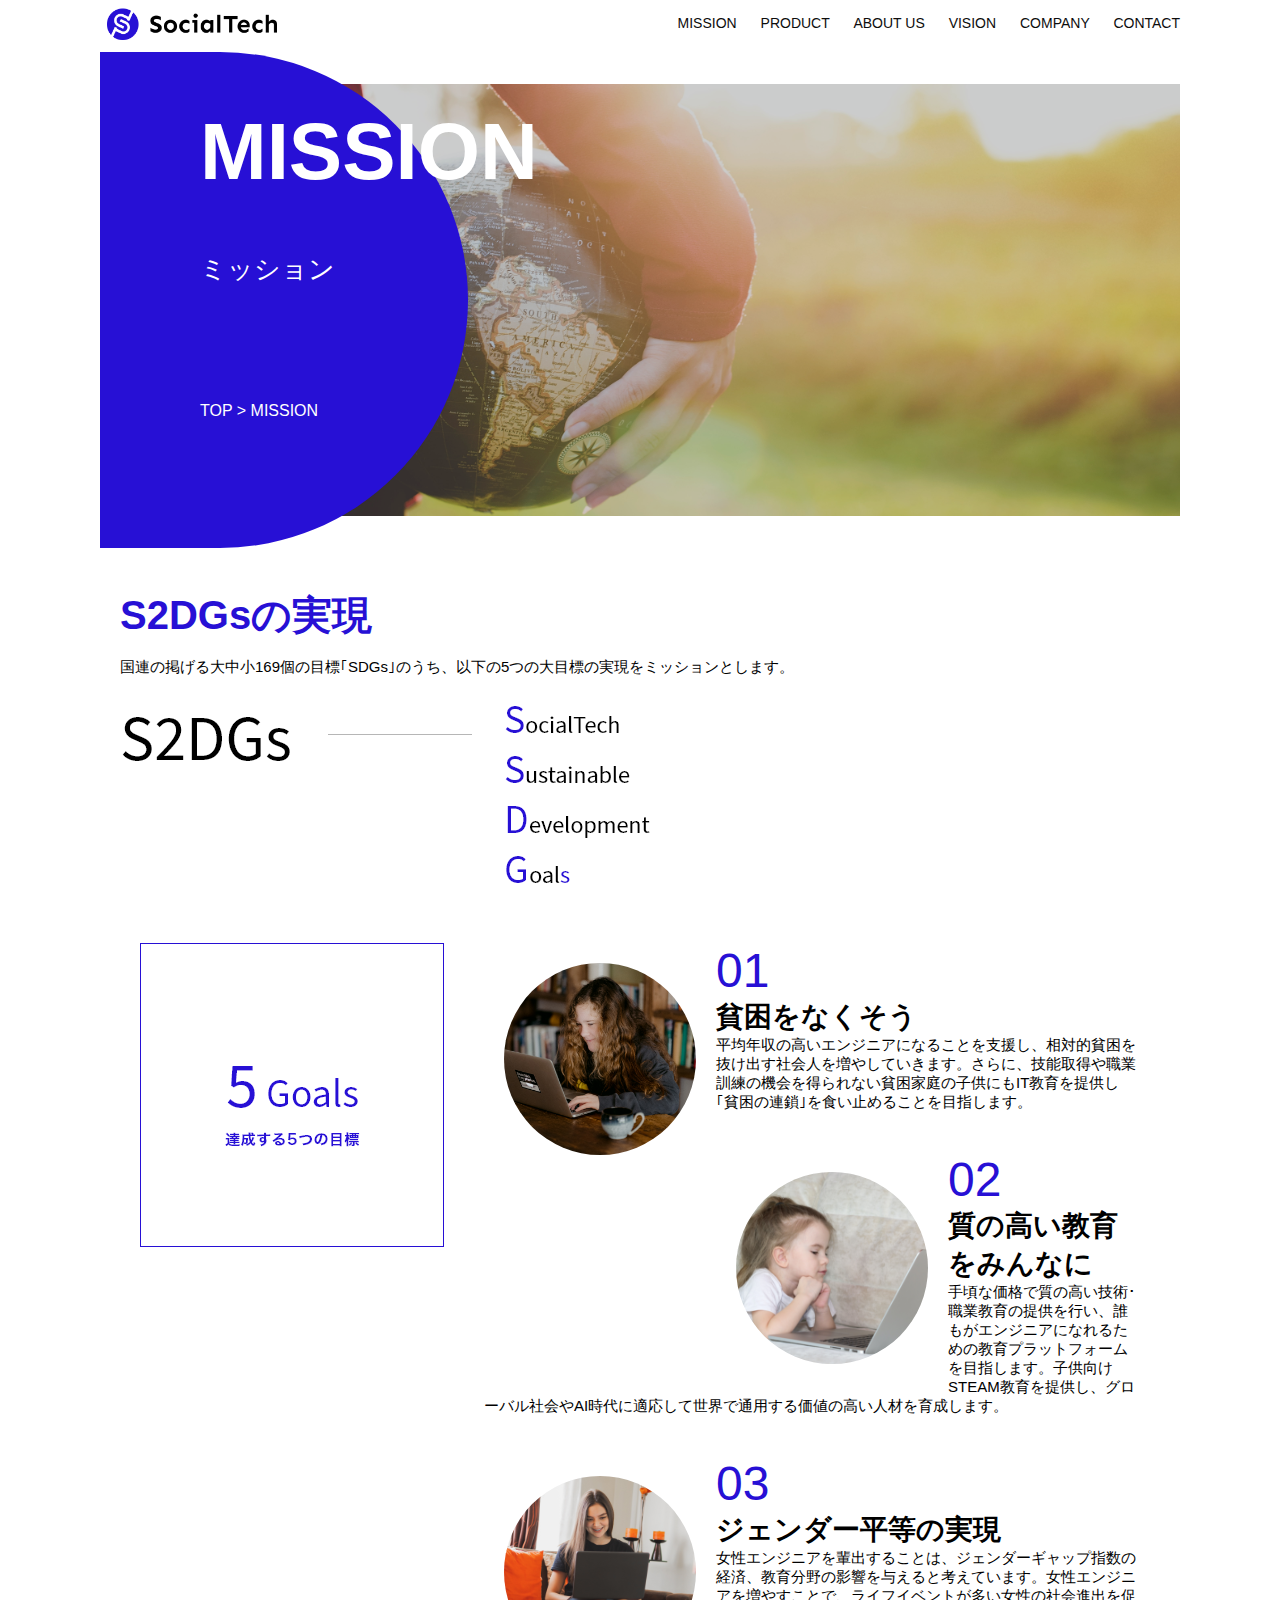
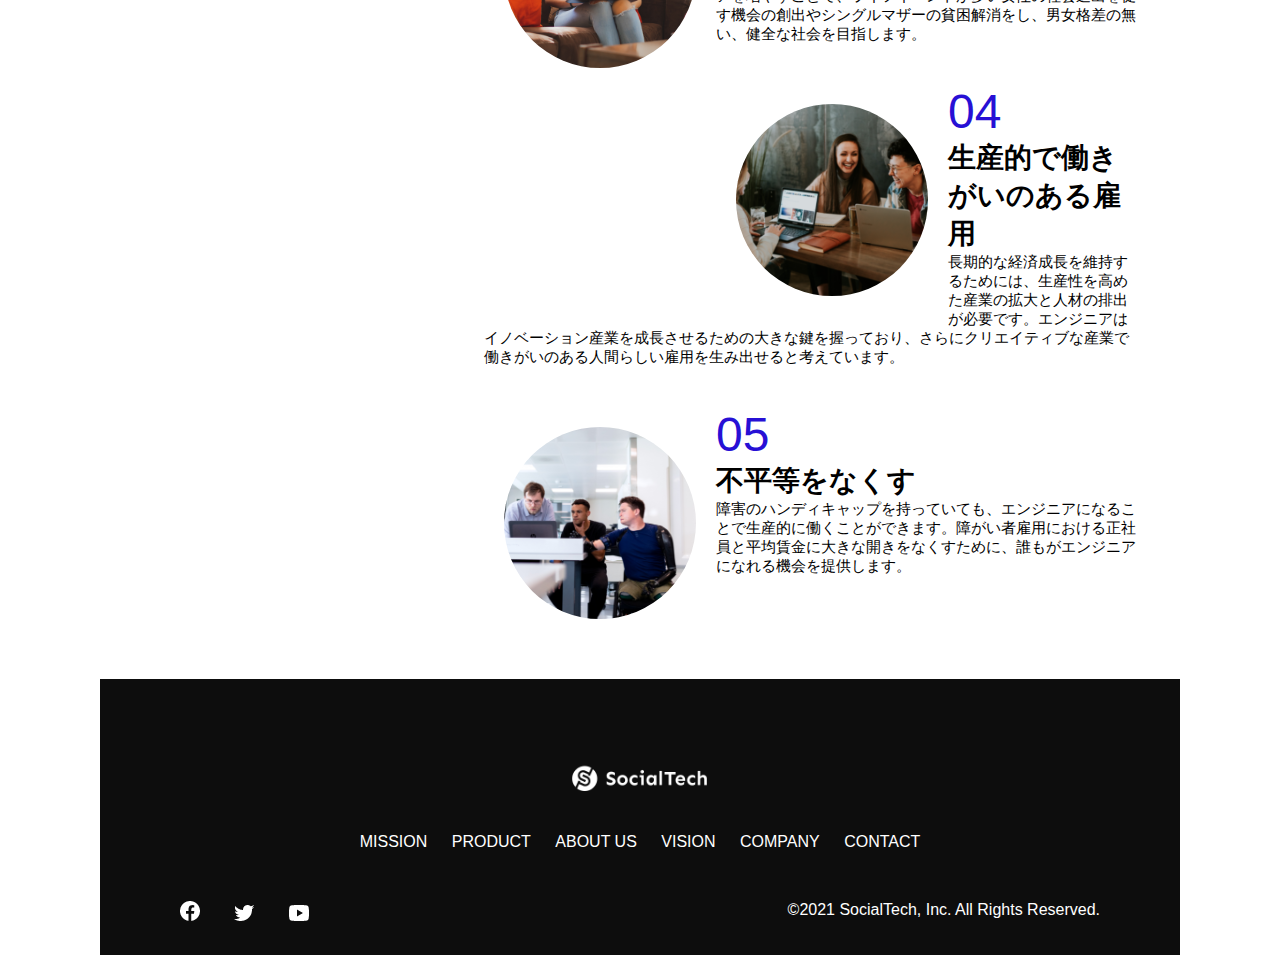
<file: kadai_tutorial_output/mission.html>
<!DOCTYPE html>
<html>
<head>
    <title>SocialTech - MISSION ミッション -</title>
      <meta charset="UTF-8">
      <meta name="description" content="SocialTechが目指す5つの目標(S2DGs)を紹介します">
      <meta name="viewport" content="width=device-width, initial-scale=1.0">
        <link rel="stylesheet" href="style.css">
</head>
<body>
    <!-- ヘッダー -->
    <header>
        <!-- ロゴ -->
        <a href="index.html" id="logo"><img src="images/logo.png" alt="トップページに戻る"></a>

      <!-- PC用ナビゲーション -->
      <nav id="nav-pc">
        <a href="mission.html">MISSION</a>
        <a href="product.html">PRODUCT</a>
        <a href="index.html#aboutus">ABOUT US</a>
        <a href="index.html#vision">VISION</a>
        <a href="index.html#company">COMPANY</a>
        <a href="index.html#contact">CONTACT</a>
      </nav>
      <!-- スマホ用メニューボタン -->
      <img id="menu-sp" src="images/button-menu.png" alt="ナビゲーションを開く" onclick="document.getElementById('nav-sp').style.display = 'block'">

      <!-- スマホ用ナビゲーション -->
     <nav id="nav-sp">
      <img id="close" src="images/button-close.png" alt="ナビゲーションを閉じる" onclick="document.getElementById('nav-sp').style.display = 'none'">
      <a id="logo-sp" href="index.html" onclick="document.getElementById('nav-sp').style.display = 'none'"><img
          src="images/logo-sp.png" alt="トップページに戻る"></a>
      <a class="menu" href="mission.html" onclick="document.getElementById('nav-sp').style.display = 'none'">MISSION</a>
      <a class="menu" href="product.html" onclick="document.getElementById('nav-sp').style.display = 'none'">PRODUCT</a>
      <a class="menu" href="index.html#aboutus" onclick="document.getElementById('nav-sp').style.display = 'none'">ABOUT
        US</a>
      <a class="menu" href="index.html#vision"
        onclick="document.getElementById('nav-sp').style.display = 'none'">VISION</a>
      <a class="menu" href="index.html#company"
        onclick="document.getElementById('nav-sp').style.display = 'none'">COMPANY</a>
      <a class="menu" href="index.html#contact"
        onclick="document.getElementById('nav-sp').style.display = 'none'">CONTACT</a>
      <div id="sns">
        <a href="https://www.facebook.com/sejuku2013"><img src="images/button-facebook.png" alt="Facebookのリンク"></a>
        <a href="https://twitter.com/samuraijuku"><img src="images/button-twitter.png" alt="Twitterのリンク"></a>
        <a href="https://www.youtube.com/channel/UCCFOQO5aDK0xXam4cUQXT8g"><img src="images/button-youtube.png" alt="YouTubeのリンク"></a>
      </div>
     </nav>
    </header>
    <main>
      <article>
        <section id="mission-main">
          <div id="mission-title">
            <h1>MISSION</h1>
            <span>ミッション</span>
            <div>TOP > MISSION</div>
          </div>
        </section>
        <section id="mission-s2dgs">
          <h2 class="mission-h2">S2DGsの実現</h2>
          <P>国連の掲げる大中小169個の目標｢SDGs｣のうち、以下の5つの大目標の実現をミッションとします。</P>
          <img src="images/mission/mission-s2dgs.png" alt="S2DGs">
        </section>
        <section id="mission-5goals">
          <div>
            <img id="s2dgs-image" src="images/mission/mission-5goals.png" alt="5Goals">
          </div>
            <div>
              <div>
                <img class="fivegoals-image-left" src="images/mission/mission-5goals01.png" alt="PCを操作する女の子">
                <span class="fivegoals-number">01</span>
                <h3 class="fivegoals-h3">貧困をなくそう</h3>
                <p class="fivegoals-p">
                  平均年収の高いエンジニアになることを支援し、相対的貧困を抜け出す社会人を増やしていきます。さらに、技能取得や職業訓練の機会を得られない貧困家庭の子供にもIT教育を提供し｢貧困の連鎖｣を食い止めることを目指します。
                </p>
              </div>
              <div>
                <img class="fivegoals-image-left" src="images/mission/mission-5goals02.png" alt="PCを見つめる小さな女の子">
                <span class="fivegoals-number">02</span>
                <h3 class="fivegoals-h3">質の高い教育をみんなに</h3>
                <p class="fivegoals-p">
                  手頃な価格で質の高い技術･職業教育の提供を行い、誰もがエンジニアになれるための教育プラットフォームを目指します。子供向けSTEAM教育を提供し、グローバル社会やAI時代に適応して世界で通用する価値の高い人材を育成します。
                </p>
              </div>
              <div>
                <img class="fivegoals-image-left" src="images/mission/mission-5goals03.png" alt="PCを操作する女性">
                <span class="fivegoals-number">03</span>
                <h3 class="fivegoals-h3">ジェンダー平等の実現</h3>
                <p class="fivegoals-p">
                  女性エンジニアを輩出することは、ジェンダーギャップ指数の経済、教育分野の影響を与えると考えています。女性エンジニアを増やすことで、ライフイベントが多い女性の社会進出を促す機会の創出やシングルマザーの貧困解消をし、男女格差の無い、健全な社会を目指します。
                </p>
              </div>
              <div>
                <img class="fivegoals-image-left" src="images/mission/mission-5goals04.png" alt="笑顔で話し合う3人の男女">
                <span class="fivegoals-number">04</span>
                <h3 class="fivegoals-h3">生産的で働きがいのある雇用</h3>
                <p class="fivegoals-p">
                  長期的な経済成長を維持するためには、生産性を高めた産業の拡大と人材の排出が必要です。エンジニアはイノベーション産業を成長させるための大きな鍵を握っており、さらにクリエイティブな産業で働きがいのある人間らしい雇用を生み出せると考えています。
                </p>
              </div>
              <div>
                <img class="fivegoals-image-left" src="images/mission/mission-5goals05.png" alt="障害を持つ男性が生き生きと働く様子">
                <span class="fivegoals-number">05</span>
                <h3 class="fivegoals-h3">不平等をなくす</h3>
                <p class="fivegoals-p">
                  障害のハンディキャップを持っていても、エンジニアになることで生産的に働くことができます。障がい者雇用における正社員と平均賃金に大きな開きをなくすために、誰もがエンジニアになれる機会を提供します。
                </p>
              </div>
            </div>
        </section>
      </article>
      <footer>
        <div id="footer-logo">
           <img src="images/logo-sp.png" alt="SocialTech">
        </div> 
        <div id="footer-link">
           <a href="mission.html">MISSION</a>
           <a href="product.html">PRODUCT</a>
           <a href="index.html#aboutus">ABOUT US</a>
           <a href="index.html#vision">VISION</a>
           <a href="index.html#company">COMPANY</a>
           <a href="index.html#contact">CONTACT</a>
        </div>
        <div id="sns-footer">
           <a href="https://www.facebook.com/sejuku2013"><img src="images/button-facebook.png" alt="Facebookのリンク"></a>
           <a href="https://twitter.com/samuraijuku"><img src="images/button-twitter.png" alt="Twitterのリンク"></a>
           <a href="https://www.youtube.com/channel/UCCFOQO5aDK0xXam4cUQXT8g"><img src="images/button-youtube.png" alt="YouTubeのリンク"></a>
            <span id="copyright">&copy;2021 SocialTech, Inc. All Rights Reserved. </span>
        </div>
     </footer>
    </main>
</body>

</html>
</file>
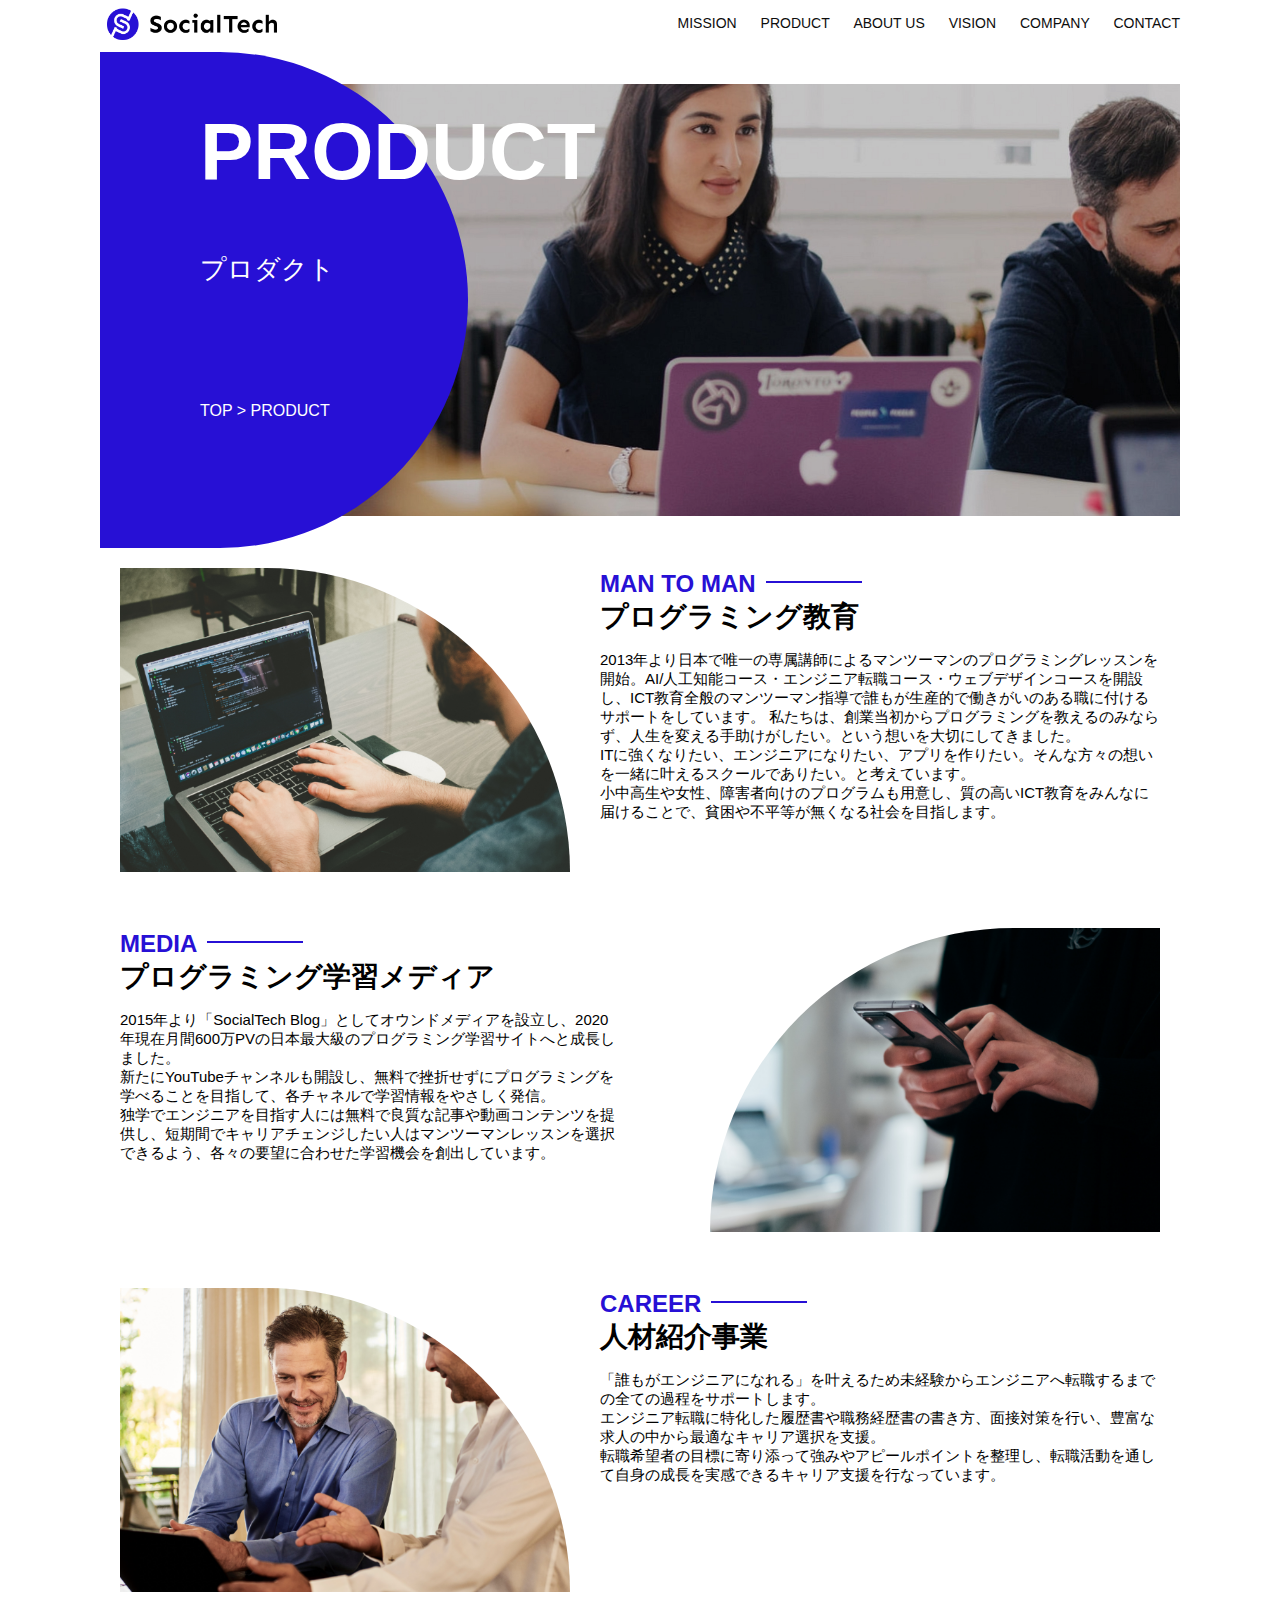
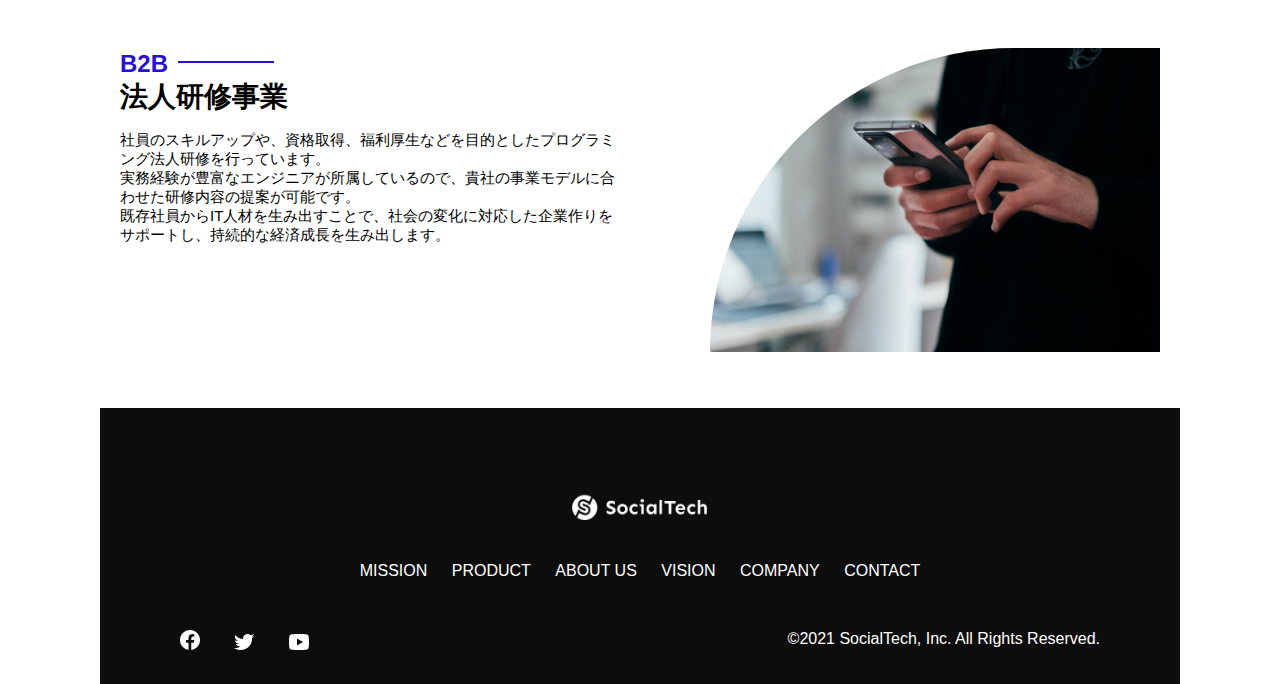
<file: kadai_tutorial_output/product.html>
<!DOCTYPE html>
<html>
<head>
    <title>SocialTech -PRODUCT プロダクト-</title>
      <meta charset="UTF-8">
      <meta name="description" content="SocialTechの4つのプロダクトを紹介します">
      <meta name="viewport" content="width=device-width, initial-scale=1.0">
        <link rel="stylesheet" href="style.css">
</head>
<body>
    <!-- ヘッダー -->
    <header>
        <!-- ロゴ -->
        <a href="index.html" id="logo"><img src="images/logo.png" alt="トップページに戻る"></a>

      <!-- PC用ナビゲーション -->
      <nav id="nav-pc">
        <a href="mission.html">MISSION</a>
        <a href="product.html">PRODUCT</a>
        <a href="index.html#aboutus">ABOUT US</a>
        <a href="index.html#vision">VISION</a>
        <a href="index.html#company">COMPANY</a>
        <a href="index.html#contact">CONTACT</a>
      </nav>
      <!-- スマホ用メニューボタン -->
      <img id="menu-sp" src="images/button-menu.png" alt="ナビゲーションを開く" onclick="document.getElementById('nav-sp').style.display = 'block'">

      <!-- スマホ用ナビゲーション -->
     <nav id="nav-sp">
      <img id="close" src="images/button-close.png" alt="ナビゲーションを閉じる" onclick="document.getElementById('nav-sp').style.display = 'none'">
      <a id="logo-sp" href="index.html" onclick="document.getElementById('nav-sp').style.display = 'none'"><img
          src="images/logo-sp.png" alt="トップページに戻る"></a>
      <a class="menu" href="mission.html" onclick="document.getElementById('nav-sp').style.display = 'none'">MISSION</a>
      <a class="menu" href="product.html" onclick="document.getElementById('nav-sp').style.display = 'none'">PRODUCT</a>
      <a class="menu" href="index.html#aboutus" onclick="document.getElementById('nav-sp').style.display = 'none'">ABOUT
        US</a>
      <a class="menu" href="index.html#vision"
        onclick="document.getElementById('nav-sp').style.display = 'none'">VISION</a>
      <a class="menu" href="index.html#company"
        onclick="document.getElementById('nav-sp').style.display = 'none'">COMPANY</a>
      <a class="menu" href="index.html#contact"
        onclick="document.getElementById('nav-sp').style.display = 'none'">CONTACT</a>
      <div id="sns">
        <a href="https://www.facebook.com/sejuku2013"><img src="images/button-facebook.png" alt="Facebookのリンク"></a>
        <a href="https://twitter.com/samuraijuku"><img src="images/button-twitter.png" alt="Twitterのリンク"></a>
        <a href="https://www.youtube.com/channel/UCCFOQO5aDK0xXam4cUQXT8g"><img src="images/button-youtube.png" alt="YouTubeのリンク"></a>
      </div>
     </nav>
    </header>
    <main>
      <article>
        <section id="product-main">
          <div id="product-title">
            <h1>PRODUCT</h1>
            <span>プロダクト</span>
            <div>TOP > PRODUCT</div>
          </div>
        </section>
        <section class="product-section1">
          <img src="images/product/product-mantoman.png" alt="PCでコードを書く男性">
          <div>
            <h2 class="product-h2">MAN TO MAN</h2>
            <h3 class="product-h3">プログラミング教育</h3>
            <p>
              2013年より日本で唯一の専属講師によるマンツーマンのプログラミングレッスンを開始。AI/人工知能コース・エンジニア転職コース・ウェブデザインコースを開設し、ICT教育全般のマンツーマン指導で誰もが生産的で働きがいのある職に付けるサポートをしています。
              私たちは、創業当初からプログラミングを教えるのみならず、人生を変える手助けがしたい。という想いを大切にしてきました。<br>ITに強くなりたい、エンジニアになりたい、アプリを作りたい。そんな方々の想いを一緒に叶えるスクールでありたい。と考えています。<br>小中高生や女性、障害者向けのプログラムも用意し、質の高いICT教育をみんなに届けることで、貧困や不平等が無くなる社会を目指します。
            </p>
          </div>
        </section>
        <section class="product-section2">
          <div>
            <h2 class="product-h2">MEDIA</h2>
            <h3 class="product-h3">プログラミング学習メディア</h3>
            <p>2015年より「SocialTech
              Blog」としてオウンドメディアを設立し、2020年現在月間600万PVの日本最大級のプログラミング学習サイトへと成長しました。<br>新たにYouTubeチャンネルも開設し、無料で挫折せずにプログラミングを学べることを目指して、各チャネルで学習情報をやさしく発信。<br>独学でエンジニアを目指す人には無料で良質な記事や動画コンテンツを提供し、短期間でキャリアチェンジしたい人はマンツーマンレッスンを選択できるよう、各々の要望に合わせた学習機会を創出しています。
            </p>
          </div>
          <img src="images/product/product-media.png" alt="スマートフォンを操作する人">
        </section>
        <section class="product-section1">
          <img src="images/product/product-career.png" alt="笑顔で話し合う2人の男性">
          <div>
            <h2 class="product-h2">CAREER</h2>
            <h3 class="product-h3">人材紹介事業</h3>
            <p>
              「誰もがエンジニアになれる」を叶えるため未経験からエンジニアへ転職するまでの全ての過程をサポートします。<br>エンジニア転職に特化した履歴書や職務経歴書の書き方、面接対策を行い、豊富な求人の中から最適なキャリア選択を支援。<br>転職希望者の目標に寄り添って強みやアピールポイントを整理し、転職活動を通して自身の成長を実感できるキャリア支援を行なっています。<br>
            </p>
          </div>
        </section>
        <section class="product-section2">
          <div>
            <h2 class="product-h2">B2B</h2>
            <h3 class="product-h3">法人研修事業</h3>
            <p>
              社員のスキルアップや、資格取得、福利厚生などを目的としたプログラミング法人研修を行っています。<br>実務経験が豊富なエンジニアが所属しているので、貴社の事業モデルに合わせた研修内容の提案が可能です。<br>既存社員からIT人材を生み出すことで、社会の変化に対応した企業作りをサポートし、持続的な経済成長を生み出します。
            </p>
          </div>
          <img src="images/product/product-media.png" alt="スマートフォンを操作する人">
        </section>
      </article>
      <footer>
        <div id="footer-logo">
           <img src="images/logo-sp.png" alt="SocialTech">
        </div> 
        <div id="footer-link">
           <a href="mission.html">MISSION</a>
           <a href="product.html">PRODUCT</a>
           <a href="index.html#aboutus">ABOUT US</a>
           <a href="index.html#vision">VISION</a>
           <a href="index.html#company">COMPANY</a>
           <a href="index.html#contact">CONTACT</a>
        </div>
        <div id="sns-footer">
           <a href="https://www.facebook.com/sejuku2013"><img src="images/button-facebook.png" alt="Facebookのリンク"></a>
           <a href="https://twitter.com/samuraijuku"><img src="images/button-twitter.png" alt="Twitterのリンク"></a>
           <a href="https://www.youtube.com/channel/UCCFOQO5aDK0xXam4cUQXT8g"><img src="images/button-youtube.png" alt="YouTubeのリンク"></a>
            <span id="copyright">&copy;2021 SocialTech, Inc. All Rights Reserved. </span>
        </div>
     </footer>
    </main>
</body>

</html>
</file>
<file: kadai_012/style.css>
/* PC、スマホ共通スタイル */
body {
  font-family: "Source Sans Pro", "Hiragino Kaku Gothic ProN", Meiryo, Arial,
    sans-serif;
}

p {
  font-size: 15px;
}

/*================
PC用のスタイル 
=================*/
/* 横幅設定 */
body {
  max-width: 1080px;
  min-width: 960px;
  margin: 0 auto 0 auto;
}

/* ヘッダー */
header {
  display: flex;
  justify-content: space-between;
}

/* ナビゲーションのレイアウト */
#nav-pc {
  text-align: right;
  font-size: 14px;
  padding-top: 15px;
}

/* ナビゲーションのリンクの装飾設定 */
#nav-pc>a {
  text-decoration: none;
  margin-left: 20px;
}

#nav-pc>a:link {
  color: #0d0d0d;
}

#nav-pc>a:visited {
  color: #0d0d0d;
}

#nav-pc>a:hover {
  color: #0d0d0d;
  text-decoration: underline;
}

#nav-pc>a:active {
  color: #0d0d0d;
}

/* メインビジュアル*/
#main-visual {
  position: relative;
  height: 400px;
}

#main-message {
  position: absolute;
  top: 0;
  left: 0;
  background-color: #2710d5;
  color: #ffffff;
  border-radius: 0 0 476px 0;
  max-width: 620px;
  height: 100%;
  width: 100%;
  z-index: 11;
}

#main-message>h1 {
  font-size: 60px;
  font-weight: bold;
  margin: 100px 0 0 50px;
}

#main-message>p {
  font-size: 28px;
  margin: 0 0 0 50px;
}

#main-visual>img {
  max-width: 620px;
  border-radius: 476px 0 0 0;
  position: absolute;
  top: 0;
  right: 0;
  z-index: 10;
}

/* 見出し */
h2 {
  margin: 40px 0 0 0;
}

h2::after {
  content: url("images/line.png");
  margin-left: 10px;
}

h3 {
  font-size: 27px;
}

/* ミッション */
#mission {
  margin: 80px auto 80px auto;
  width: 100%;
}

#mission-flex {
  width: 100%;
  display: flex;
}

#mission-flex>div {
  width: 50%;
  margin: 20px;
}

#mission-photo {
  width: 100%;
}

#s2dgs {
  margin-top: 50px;
}

/* プロダクト */
#product {
  background-color: #fafafa;
  width: 100%;
  margin: 80px 0 80px 0;
  padding: 10px 40px 0px 40px;
}

/* 外枠 */
#product>div {
  margin-top: 40px;
  display: flex;
}

/* 左のカラム */
#product-left {
  width: 50%;
  margin-right: 20px;
}

/* 右のカラム */
#product-right {
  width: 50%;
  margin-left: 20px;
  margin-top: 80px;
}

/* 画像＋説明の枠 */
#product-left>div {
  position: relative;
  height: 480px;
  margin-right: 20px;
}

#product-right>div {
  position: relative;
  height: 480px;
  margin-left: 20px;
}

/* 画像 */
.product-photo {
  width: 100%;
}

/* 説明文の枠 */
.product-explain {
  background-color: #ffffff;
  position: absolute;
  left: 0;
  top: 280px;
  margin: 0 40px 0 40px;
  padding: 20px;
  box-shadow: 5px 5px 10px rgba(0, 0, 0, 0.05);
}

/* 説明文の英語 */
.product-explain>span {
  color: #2710d5;
  font-weight: bold;
  font-size: 16px;
  margin: 0;
}

/* 説明文の見出し */
.product-explain>h3 {
  margin: 5px 0 5px 0;
}

/* 説明文 */
.product-explain>p {
  margin: 0;
}

/* 「もっとみる」ボタン */
#product-more {
  margin: 0 auto -42px auto;
}

/* ABOUT US */
#aboutus {
  margin: 80px auto 80px auto;
}

/* 3つの組織文化と画像を入れる枠 */
#aboutus>div {
  display: flex;
}

/* 画像 */
.culture-img {
  width: 100%;
  align-self: flex-start;
}

.culture-img2 {
  margin-top: 50px;
  width: 100%;
}

/* 3つの組織文化の表 */
.culture-table {
  max-width: 500px;
  margin-right: 50px;
}

/* 番号 */
.culture-num {
  font-size: 80px;
  color: #2710d5;
  margin: 0 20px 0 0;
}

/* 組織文化英語 */
.culture-en {
  color: #2710d5;
  font-weight: bold;
  font-size: 24px;
  display: block;
}

/* 組織文化日本語 */
.culture-jp {
  font-size: 28px;
  font-weight: bold;
}

/* 説明文 */
.culture-description {
  margin: 0;
}

/* ビジョン */
#vision {
  margin: 80px auto 80px auto;
}

/* セクション内の外枠 */
#vision>div {
  width: 100%;
  display: flex;
  justify-content: space-between;
  flex-wrap: wrap;
}

/* 7つの行動指針の枠 */
.vision-box {
  width: 300px;
  height: 300px;
  margin-bottom: 30px;
  position: relative;
}

.vision-box>img {
  width: 100%;
  height: auto;
  position: absolute;
  top: 0;
  left: 0;
  z-index: 30;
}

.vision-box>span {
  position: absolute;
  top: 0;
  left: 0;
  z-index: 31;
  margin-right: 20px;
}

.vision-box>span>h4 {
  color: #2710d5;
  font-size: 19px;
  margin: 80px 0 0 0;
}

.vision-box>span>h4::first-letter {
  font-size: 40px;
}

.vision-box>span>h5 {
  font-size: 20px;
  margin: 0 0 0 0;
}

.vision-box>span>p {
  margin: 10px 0 0 0;
}

/* 導入企業 */
#cases {
  margin: 40px auto;
  width: 100%;
}

ul {
  display: flex;
}

li {
  width: 33%;
  margin: 20px;
}

.case-card {
  background-color: #ffffff;
  min-height: 400px;
  list-style-type: none;
  box-shadow: 5px 5px 15px rgb(0,0,0,0.2);
}

.case-img {
  width: 100%;
}

.case-info {
  padding: 10px 20px;
}

.case-name {
  color: #2710d5;
  font-size: 19px;
}

.case-content {
  font-size: 14px;
}

/* 会社概要 */
#company {
  margin: 80px auto 80px auto;
}

#company-table {
  width: 100%;
}

.tableheader {
  text-align: left;
  padding: 20px;
  border-bottom-color: #2710d5;
  border-bottom-width: 1px;
  border-bottom-style: solid;
  width: 100px;
}

.tableheader-first {
  text-align: left;
  padding: 20px;
  border-bottom-color: #2710d5;
  border-bottom-width: 1px;
  border-bottom-style: solid;
  border-top-color: #2710d5;
  border-top-width: 1px;
  border-top-style: solid;
  width: 100px;
}

.cell {
  padding: 30px;
  border-bottom-color: #ececec;
  border-bottom-width: 1px;
  border-bottom-style: solid;
}

.cell-first {
  padding: 30px;
  border-bottom-color: #ececec;
  border-bottom-width: 1px;
  border-bottom-style: solid;
  border-top-color: #ececec;
  border-top-width: 1px;
  border-top-style: solid;
}

#company>iframe {
  width: 100%;
  height: 368px;
  margin-top: 40px;
}

/* お問い合わせ */
#contact {
  margin: 80px auto 80px auto;
}

/* 外枠 */
#contact>form>div {
  display: flex;
  flex-direction: row;
  flex-wrap: wrap;
  padding-bottom: 30px;
}

/* 左列の見出し */
.contact-heading {
  width: 240px;
  align-self: center;
}

/* 見出しのラベル */
.contact-label {
  font-weight: bold;
}

/* 必須 */
.contact-span {
  color: #ce2222;
  margin: 0 0 0 20px;
  font-weight: bold;
}

/* テキストボックス */
.contact-textbox {
  border-top: 0;
  border-left: 0;
  border-right: 0;
  border-bottom-width: 1px;
  border-bottom-color: #707070;
  border-bottom-style: solid;
  background-color: #fafafa;
  width: 400px;
  height: 56px;
}

/* お問い合わせ内容のテキストエリア */
.contact-textarea {
  border-top: 0;
  border-left: 0;
  border-right: 0;
  border-bottom-width: 1px;
  border-bottom-color: #707070;
  border-bottom-style: solid;
  background-color: #fafafa;
  width: 400px;
  height: 200px;
}

/* 個人情報の取り扱い */
details {
  width: 700px;
}

details>div {
  background-color: #fafafa;
  padding: 20px;
}

details>div>span {
  font-weight: bold;
}

/* フッター */
footer {
  background-color: #0d0d0d;
  text-align: center;
  padding: 80px 80px 30px 80px;
}

#footer-logo {
  margin-bottom: 30px;
}

#footer-link {
  margin-bottom: 50px;
}
#footer-link > a {
  text-decoration: none;
  margin: 10px;
}
#footer-link > a:link {
  color: #ffffff;
}
#footer-link > a:visited {
  color: #ffffff;
}
#footer-link > a:hover {
  color: #ffffff;
  text-decoration: underline;
}
#footer-link > a:active {
  color: #ffffff;
}

#sns-footer {
  text-align: left;
  width: 100%;
}

#sns-footer > a {
  margin-right: 30px;
}

#copyright {
  color: #ffffff;
  float: right;
}
</file>
<file: kadai_013/style.css>
/* PC、スマホ共通スタイル */
body {
  font-family: "Source Sans Pro", "Hiragino Kaku Gothic ProN", Meiryo, Arial,
    sans-serif;
}

p {
  font-size: 15px;
}

#main-visual>img {
  width: 100%;
}

/*================
PC用のスタイル 
=================*/
@media screen and (min-width: 768px) {
  /* 横幅設定 */
  body {
    max-width: 1080px;
    min-width: 960px;
    margin: 0 auto 0 auto;
  }

  /* ヘッダー */
  header {
    display: flex;
    justify-content: space-between;
  }

  /* ナビゲーションのレイアウト */
  #nav-pc {
    text-align: right;
    font-size: 14px;
    padding-top: 15px;
  }

  /* ナビゲーションのリンクの装飾設定 */
  #nav-pc>a {
    text-decoration: none;
    margin-left: 20px;
  }

  #nav-pc>a:link {
    color: #0d0d0d;
  }

  #nav-pc>a:visited {
    color: #0d0d0d;
  }

  #nav-pc>a:hover {
    color: #0d0d0d;
    text-decoration: underline;
  }

  #nav-pc>a:active {
    color: #0d0d0d;
  }

  #menu-sp {
    display: none;
  }

  #nav-sp {
    display: none;
  }
}

/* ====================
スマートフォン用スタイル
===================== */
@media screen and (max-width: 767px) {
    body {
      min-width: 375px;
      margin: 0;
    }

    #nav-pc {
      display: none;
    }

    #menu-sp {
      float: right;
      padding: 0;
    }

    #nav-sp {
      background-color: #ce933e;
      position: absolute;
      left: 0;
      top: 0;
      height: 100%;
      width: 100%;
      display: none;
      z-index: 100;
    }

    #close {
      position: absolute;
      top: 20px;
      right: 20px;
    }

    #logo-sp {
      margin: 80px 0px 30px 20px;
    }

    #nav-sp>a {
      display: block;
    }

    #nav-sp>a:link {
      color: #ffffff;
    }

    #nav-sp>a:visited {
      color: #ffffff;
    }

    #nav-sp>a:hover {
      text-decoration: underline;
    }

    #nav-sp>a:active {
      color: #ffffff;
    }

    #nav-sp>.menu {
      text-decoration: none;
      display: block;
      margin: 0 20px;
      height: 44px;
      font-size: 16px;
      background-image: url("images/arrow.png");
      background-repeat: no-repeat;
      background-position: right top;
    }
}
</file>
<file: kadai_tutorial_output/style.css>
/* PC、スマホ共通スタイル */
body {
     font-family: "Source Sans Pro", "Hiragino Kaku Gothic ProN", Meiryo, Arial, sans-serif;
}

p {
  font-size: 15px;
}

/*================
 PC用のスタイル 
=================*/
@media screen and (min-width: 768px) {
  
/* 横幅設定 */
body {
     max-width: 1080px;
     min-width: 960px;
     margin: 0 auto 0 auto;
}

/* ヘッダー */
header {
       display: flex;
       justify-content: space-between;
}

/* ナビゲーションのレイアウト */
#nav-pc {
        font-size: 14px;
        padding-top: 15px;
}
 
/* ナビゲーションのリンクの装飾設定 */
#nav-pc > a {
        text-decoration: none;
        margin-left: 20px;
}

#nav-pc > a:link {
        color: #0d0d0d;
}

#nav-pc > a:visited {
        color: #0d0d0d;
}

#nav-pc > a:hover {
        color: #0d0d0d;
        text-decoration: underline;
}

#nav-pc > a:active {
        color: #0d0d0d;
}

/*スマホ用ナビを非表示*/
#nav-sp,
#menu-sp {
      display: none;
}

/*メインビジュアル*/
#main-visual {
       position: relative;
       height: 400px;
}

#main-message {
       position: absolute;
       top: 0;
       left: 0;
       background-color: #2710d5;
       color: #ffffff;
       border-radius: 0 0 476px 0;
       max-width: 620px;
       height: 100%;
       width: 100%;
       z-index: 11;
}

#main-message > h1 {
       font-size: 60px;
       font-weight: bold;
       margin: 100px 0 0 50px;
}
  
#main-message > p {
       font-size: 28px;
       margin: 0 0 0 50px;
}

#main-visual > img {
       max-width: 620px;
       border-radius: 476px 0 0 0;
       position: absolute;
       top: 0;
       right: 0;
       z-index: 10;
}
  
/*見出し*/
h2 {
    margin: 40px 0 0 0;
}

h2::after{
         content: url("images/line.png");
         margin-left: 10px;
}

h3 {
    font-size: 27px;
}

/*ミッション*/
#mission{
       margin: 80px auto 80px auto;
       width: 100%;
}

#mission-flex{
       width: 100%;
       display: flex;
}

#mission-flex > div {
        width: 50%;
        margin: 20px;
}
    
#mission-photo {
        width: 100%;
}
    
#s2dgs {
        margin-top: 50px;
        width: 100%;
}
  
/* プロダクト */
#product {
         background-color: #fafafa;
         margin: 80px 0 80px 0;
         padding: 10px 40px 0px 40px;
}
  
/* 外枠 */
#product > div {
         margin-top: 40px;
         display: flex;
}
  
/* 左のカラム */
#product-left {
         width: 50%;
         margin-right: 20px;
}
  
/* 右のカラム */
#product-right {
         width: 50%;
         margin-left: 20px;
         margin-top: 80px;
}
  
/* 画像＋説明の枠 */
#product-left > div {
         position: relative;
         height: 480px;
         margin-right: 20px;
}

#product-right > div {
         position: relative;
         height: 480px;
         margin-left: 20px;
}

/* 画像 */
.product-photo {
         width: 100%;
}

/* 説明文の枠 */
.product-explain {
         background-color: #ffffff;
         position: absolute;
         left: 0;
         top: 280px;
         margin: 0 40px 0 40px;
         padding: 20px;
         box-shadow: 5px 5px 10px rgba(0, 0, 0, 0.05);
}
  
/* 説明文の英語 */
.product-explain > span {
         color: #2710d5;
         font-weight: bold;
         font-size: 16px;
         margin: 0;
}
  
/* 説明文の見出し */
.product-explain > h3 {
         font-size: 20px;
         margin: 5px 0 5px 0;
}
  
/* 説明文 */
.product-explain > p {
         font-size: 14px;
         margin: 0;
}
  
/* 「もっとみる」ボタン */
#product-more {
         margin: 0 auto -42px auto;
}

/* ABOUT US */
#aboutus {
        margin: 80px auto 80px auto;
}
    
/* 3つの組織文化と画像を入れる枠 */
#aboutus > div {
         display: flex;
}
  
/* 画像 */
.culture-img {
         width: 100%;
         align-self: flex-start;
}
  
.culture-img2 {
         margin-top: 50px;
         width: 100%;
}

/* 3つの組織文化の表 */
.culture-table {
         margin-right: 50px;
}

/* 番号 */
.culture-num {
        font-size: 80px;
        color: #2710d5;
        margin: 0 20px 0 0;
}
  
/* 組織文化英語 */
.culture-en {
        color: #2710d5;
        font-weight: bold;
        font-size: 24px;
        display: block;
}
  
/* 組織文化日本語 */
.culture-jp {
        font-size: 28px;
        font-weight: bold;
}
  
/* 説明文 */
.culture-description {
         margin: 0;
}

/* ビジョン */
#vision {
        margin: 80px auto 80px auto;
}
  
/* セクション内の外枠 */
#vision > div {
        width: 100%;
        display: flex;
        justify-content: space-between;
        flex-wrap: wrap;
}
  
/* 7つの行動指針の枠 */
.vision-box {
        width: 300px;
        height: 300px;
        margin-bottom: 30px;
        position: relative;
}

.vision-box > img {
        width: 100%;
        height: auto;
        position: absolute;
        top: 0;
        left: 0;
        z-index: 30;
}
  
.vision-box > span {
       position: absolute;
       top: 0;
       left: 0;
       z-index: 31;
       margin-right: 20px;
}
  
.vision-box > span > h4 {
        color: #2710d5;
        font-size: 19px;
        margin: 80px 0 0 0;
}
  
.vision-box > span > h4::first-letter {
        font-size: 40px;
}
  
.vision-box > span > h5 {
       font-size: 20px;
       margin: 0 0 0 0;
}
  
.vision-box > span > p {
        margin: 10px 0 0 0;
}

/* 会社概要 */
#company {
       margin: 80px auto 80px auto;
}

#company-table {
       width: 100%;
}
 
.tableheader {
        text-align: left;
        padding: 20px;
        border-bottom-color: #2710d5;
        border-bottom-width: 1px;
        border-bottom-style: solid;
        width: 100px;
}
 
.tableheader-first {
        text-align: left;
        padding: 20px;
        border-bottom-color: #2710d5;
        border-bottom-width: 1px;
        border-bottom-style: solid;
        border-top-color: #2710d5;
        border-top-width: 1px;
        border-top-style: solid;
        width: 100px;
}
 
.cell {
      padding: 30px;
      border-bottom-color: #ececec;
      border-bottom-width: 1px;
      border-bottom-style: solid;
}
 
.cell-first {
      padding: 30px;
      border-bottom-color: #ececec;
      border-bottom-width: 1px;
      border-bottom-style: solid;
      border-top-color: #ececec;
      border-top-width: 1px;
      border-top-style: solid;
}

#company > iframe {
       width: 100%;
       height: 368px;
       margin-top: 40px;
}

/* お問い合わせ */
#contact {
       margin: 80px auto 80px auto;
}
  
/* 外枠 */
#contact > form > div {
       display: flex;
       flex-direction: row;
       flex-wrap: wrap;
       padding-bottom: 30px;
}

/* 左列の見出し */
.contact-heading {
       width: 240px;
       align-self: center;
}

/* 見出しのラベル */
.contact-label {
        font-weight: bold;
}

/* 必須 */
.contact-span {
       color: #ce2222;
       margin: 0 0 0 20px;
       font-weight: bold;
}

/* テキストボックス */
.contact-textbox {
       border-top: 0;
       border-left: 0;
       border-right: 0;
       border-bottom-width: 1px;
       border-bottom-color: #707070;
       border-bottom-style: solid;
       background-color: #fafafa;
       width: 400px;
       height: 56px;
}

/* お問い合わせ内容のテキストエリア */
.contact-textarea {
       border-top: 0;
       border-left: 0;
       border-right: 0;
       border-bottom-width: 1px;
       border-bottom-color: #707070;
       border-bottom-style: solid;
       background-color: #fafafa;
       width: 400px;
       height: 200px;
}

/* 個人情報の取り扱い */
details {
       width: 700px;
}

details > div {
       background-color: #fafafa;
       padding: 20px;
}

details > div > span {
       font-weight: bold;
}

/* フッター */
footer {
      background-color: #0d0d0d;
      text-align: center;
      padding: 80px 80px 30px 80px;
}
  
#footer-logo {
       margin-bottom: 30px;
}

#footer-link {
       margin-bottom: 50px;
}

#footer-link > a {
      text-decoration: none;
      margin: 10px;
}

#footer-link > a:link {
      color: #ffffff;
}

#footer-link > a:visited {
       color: #ffffff;
}

#footer-link > a:hover {
       color: #ffffff;
       text-decoration: underline;
}

#footer-link > a:active {
        color: #ffffff;
}

#sns-footer {
      text-align: left;
      width: 100%;
}
 
#sns-footer > a {
      margin-right: 30px;
}
  
#copyright {
      color: #ffffff;
      float: right;
}

/* mission.html用スタイル */
/* ミッションのメインビジュアル */
#mission-main {
  height: 496px;
  width: 100%;
  background-image: url("images/mission/mission-main.png");
  background-repeat: no-repeat;
  background-position-y: center;
}

#mission-title {
  background-color: #2710d5;
  width: 368px;
  color: #ffffff;
  height: 496px;
  border-radius: 0 248px 248px 0;
  position: relative;
}

#mission-title > h1 {
  position: absolute;
  top: 0;
  left: 100px;
  font-size: 80px;
}

#mission-title > span {
  position: absolute;
  top: 200px;
  left: 100px;
  font-size: 26px;
}

#mission-title > div {
  position: absolute;
  top: 350px;
  left: 100px;
  font-size: 16px;
}

#mission-s2dgs {
      width: 100%;
      margin: 20px;
}

.mission-h2 {
      color: #2710d5;
      font-size: 40px;
}

.mission-h2::after{
      content: none;
}

#mission-5goals {
       margin: 20px;
       display: flex;
}

#mission-5goals > div {
       flex-grow: 1;
       padding: 20px;
}

#mission-5goals > div > div {
       margin-bottom: 40px;
}

.fivegoals-image-right {
       float: right;
       margin: 20px;
}

.fivegoals-image-left {
       float: left;
       margin: 20px;
}

.fivegoals-number {
       color: #2710d5;
       font-size: 48px;
       margin: 0;
}

.fivegoals-h3 {
       font-size: 28px;
       margin: 0;
}

.fivegoals-p{
       margin: 0;
}

/* プロダクトページ */
#product-main {
       height: 496px;
       width: 100%;
       background-image: url("images/product/product-main.png");
       background-repeat: no-repeat;
       background-position-y: center;
}

#product-title {
       background-color: #2710d5;
       width: 368px;
       color: #ffffff;
       height: 496px;
       border-radius: 0 248px 248px 0;
       position: relative;
}

#product-title > h1 {
       position: absolute;
       top: 0;
       left: 100px;
       font-size: 80px;
}

#product-title > span {
       position: absolute;
       top: 200px;
       left: 100px;
       font-size: 26px;
}

#product-title > div {
       position: absolute;
       top: 350px;
       left: 100px;
       font-size: 16px;
}

/* セッション1 */
.product-section1 {
       position: relative;
       margin: 20px;
       height: 340px;
}

.product-section1 > img {
       position: absolute;
       top: 0;
       left: 0;
       width: 450px;
       margin: 0 40px 30px 0;
       border-radius: 0 432px 0 0;
}

.product-section1 > div {
       position: absolute;
       top: 0;
       left: 480px;
}

/* セクション2 */
.product-section2 {
       position: relative;
       margin: 20px;
       height: 340px;
}

.product-section2 > img {
       position: absolute;
       top: 0;
       right: 0;
       width: 450px;
       margin: 0 0 30px 40px;
       border-radius: 432px 0 0 0;
}

.product-section2 > div {
       width: 500px;
       position: absolute;
       top: 0;
       left: 0;
}

.product-h2 {
       color: #2710d5;
       font-size: 24px;
       margin: 0;
}

.product-h3 {
       font-size: 28px;
       margin: 0;
}
}

/*====================
スマートフォン用のスタイル
=====================*/
@media screen and (max-width: 767px) {
body {
      min-width: 375px;
      margin: 0;
}

/* PC用ナビゲーション非表示 */
#nav-pc {
       display: none;
}

/* ハンバーガーメニュー */
#menu-sp {
       float: right;
       padding: 0;
}

/* スマホ用ナビゲーションの表示切替 */
/* 初期状態、レイアウトと非表示設定 */
#nav-sp {
      background-color: #2710d5;
      position: absolute;
      left: 0;
      top: 0;
      height: 100%;
      width: 100%;
      display: none;
      z-index: 100;
}

/* ×ボタン */
#close {
      position: absolute;
      top: 20px;
      right: 20px;
}

/* ナビゲーションメニュー用ロゴ */
#logo-sp {
      margin: 80px 0 30px 20px;
}

/* ナビゲーションのリンクの装飾設定 */
#nav-sp > a {
       display: block;
}

#nav-sp > a:link {
       color: #ffffff;
}

#nav-sp > a:visited {
       color: #ffffff;
}

#nav-sp > a:hover {
       color: #ffffff;
       text-decoration: underline;
}

#nav-sp > a:active {
       color: #ffffff;
}

#nav-sp > .menu {
       text-decoration: none;
       display: block;
       margin: 0 20px 0 20px;
       height: 44px;
       font-size: 16px;
       background-image: url("images/arrow.png");
       background-repeat: no-repeat;
       background-position: right top;
}

#sns {
      position: absolute;
      bottom: 20px;
      left: 20px;
}

#sns > a {
       margin-right: 30px;
}

/* メインビジュアル */
#main-visual {
      position: relative;
      height: 470px;
      width: 100%;
      overflow: hidden;
}

#main-visual > div {
      position: absolute;
      top: 0;
      left: 0;
      background-color: #2710d5;
      color: white;
      border-radius: 0 0 476px 0;
      text-align: center;
      height: 280px;
      width: 100%;
      z-index: 11;
}

#main-visual > div > h1 {
       font-size: 28px;
       margin: 90px 0 0 0;
}

#main-visual > div > p {
       margin: 0;
}

#main-visual > img {
      width: 100%;
      border-radius: 476px 0 0 0;
      z-index: 10;
      position: absolute;
      bottom: 0;
      right: 0;
}

/* 見出し */
h2::after {
      content: url("images/line.png");
      margin-left: 10px;
}

h3 {
    font-size: 24px;
    margin: 10px 0 0 0;
}

/* ミッション */
#mission {
       margin: 20px;
}

#mission-photo {
       width: 100%;
}

#s2dgs {
       width: 100%;
}

/* プロダクト */
#product{
       background-color: #fafafa;
       padding-top: 10px;
}

#product h2 {
        margin-left: 20px;
}

/* 外枠 */
/* 左右のカラム スマホでは縦並び */
#product-left,
#product-right {
        margin-right: 20px;
        margin-left: 20px;
}

/* 画像＋説明の枠 */
#product-left > div,
#product-right > div {
        position: relative;
        height: 540px;
}

/* 説明文の枠 */
.product-explain {
        background-color: #ffffff;
        position: absolute;
        left: 0;
        bottom: 50px;
        padding: 20px;
        box-shadow: 5px 5px 10px rgba(0, 0, 0, 0.05);
}

.product-explain > span {
        color: #2710d5;
        font-weight: bold;
        font-size: 16px;
        margin: 0px;
}

.product-explain > h3 {
         margin: 10px 0 10px 0;
}

/* 画像 */
.product-photo {
        width: 100%;
}

#product-more > img {
        margin: 0 0 -42px 20px;
}

/* ABOUT US */
#aboutus {
       margin: 80px 20px 80px 20px;
}

#aboutus > div {
      display: flex;
      flex-direction: column;
}

.culture-table {
      width: 100%;
      padding-right: 20px;
      order: 2;
}

.culture-img {
       width: 100%;
       order: 1;
}

.culture-img2 {
       width: 100%;
}

.culture-num {
       font-size: 80px;
       color: #2710d5;
}

.culture-en {
       color: #2710d5;
       font-weight: bold;
       font-size: 24px;
       display: block;
}

.culture-jp {
       display: block;
}

.culture-description {
       margin: 0;
}

/* ビジョン */
#vision {
       margin: 80px 20px 80px 20px;
}

.vision-box {
       width: 300px;
       height: 300px;
       margin-bottom: 30px;
       position: relative;
}

.vision-box > img {
        width: 100%;
        height: auto;
        position: absolute;
        top: 0;
        left: 0;
        z-index: 30;
}

.vision-box > span {
        position: absolute;
        top: 0;
        left: 0;
        z-index: 31;
        margin-right: 20px;
}

.vision-box > span > h4 {
        color: #2710d5;
        font-size: 19px;
        margin: 60px 0 0 0;
}

.vision-box > span > h5 {
        font-size: 20px;
        margin: 0 0 0 0;
}

.vision-box > span > p {
        margin: 10px 0 0 0;
}

/* 会社概要 */
#company {
       margin: 0 20px 0 20px;
}

#company > h3 {
       margin-bottom: 20px;
}

#company > table {
       width: 100%;
}

.tableheader-first {
       text-align: left;
       padding: 20px;
       border-bottom-color: #2710d5;
       border-bottom-width: 1px;
       border-bottom-style: solid;
       border-top-color: #2710d5;
       border-top-width: 1px;
       border-top-style: solid;
       width: 50px;
}

.tableheader {
       text-align: left;
       padding: 20px;
       border-bottom-color: #2710d5;
       border-bottom-width: 1px;
       border-bottom-style: solid;
       width: 50px;
}

.cell {
       padding: 20px;
       border-bottom-color: #ececec;
       border-bottom-width: 1px;
       border-bottom-style: solid;
}

.cell-first {
       padding: 20px;
       border-bottom-color: #ececec;
       border-bottom-width: 1px;
       border-bottom-style: solid;
       border-top-color: #ececec;
       border-top-width: 1px;
       border-top-style: solid;
}

#company > iframe {
        width: 100%;
        height: 240px;
        margin: 40px 0 0 0;
}

/* お問い合わせ */
#contact {
       margin: 80px 20px 80px 20px;
}

#contact > h3 {
       margin-bottom: 20px;
}

#contact > form > div {
       margin-bottom: 20px;
}

.contact-heading {
       margin-bottom: 20px;
}

/* ラベル */
.contact-label {
       font-weight: bold;
}

/* 必須 */
.contact-span {
       color: #ce2222;
       margin: 0 0 0 20px;
       font-weight: bold;
}

.contact-textbox {
       height: 56px;
       border-top: 0;
       border-left: 0;
       border-right: 0;
       background-color: #fafafa;
       border-bottom-color: #707070;
       border-bottom-width: 1px;
       border-style: solid;
       min-width: 300px;
       width: 100%;
}

.contact-textarea {
       height: 150px;
       border-top: 0;
       border-left: 0;
       border-right: 0;
       background-color: #fafafa;
       width: 100%;
}

.radiobutton {
       margin-bottom: 20px;
}

.radiobutton + label::after {
       content: "\A";
       white-space: pre;
}

/* フッター */
footer {
       background-color: #0d0d0d;
       padding: 30px 20px 50px 20px;
}

#footer-logo {
        margin-bottom: 30px;
}

#footer-link {
       margin-bottom: 50px;
}

#footer-link > a {
       text-decoration: none;
       margin: 0 20px 30px 0;
       display: block;
       background-image: url("images/arrow.png");
       background-repeat: no-repeat;
       background-position: right top;
}

#footer-link > a:link {
       color: #ffffff;
}

#footer-link > a:visited {
       color: #ffffff;
}

#footer-link > a:hover {
       color: #ffffff;
       text-decoration: underline;
}

#footer-link > a:active {
       color: #ffffff;
}

#sns-footer > a {
       margin-right: 30px;
}

#copyright {
       font-size: 12px;
       display: block;
       margin-top: 30px;
       color: #ffffff;
}

/* mission.html用スタイル */
/* ミッションのメインビジュアル */
#mission-main {
       height: 256px;
       width: 100%;
       background-image: url("images/mission/mission-main.png");
       background-repeat: no-repeat;
       background-position-y: center;
       background-size: auto 208px;
}

#mission-title {
       background-color: #2710d5;
       width: 136px;
       color: #ffffff;
       height: 256px;
       border-radius: 0 248px 248px 0;
       position: relative;
}

#mission-title > h1 {
       position: absolute;
       top: 0;
       left: 20px;
       font-size: 40px;
}

#mission-title > span {
       position: absolute;
       top: 110px;
       left: 20px;
       font-size: 18px;
}

#mission-title > div {
       position: absolute;
       top: 180px;
       left: 20px;
       font-size: 13px;
}

/* ミッションページS2DGSの設定 */
#mission-s2dgs {
       margin: 20px;
}

.mission-h2 {
       color: #2710d5;
       font-size: 38px;
       margin: 0px;
}

.mission-h2::after {
       content: none;
}

#mission-s2dgs > img {
       width: 100%;
}

/* ミッションページ 5Goalsの設定 */
#mission-5goals {
       margin: 20px;
}

#mission-5goals > div > div {
       margin-bottom: 40px;
}

#s2dgs-image {
       width: 100%;
}

.fivegoals-image-right {
       margin: 20px auto 20px auto;
       display: block;
}

.fivegoals-image-left {
       margin: 20px auto 20px auto;
       display: block;
}

.fivegoals-number {
       color: #2710d5;
       font-size: 48px;
       margin: 0;
}

.fivegoals-h3 {
       font-size: 28px;
       margin: 0;
}

.fivegoals-p {
       margin: 0;
}

/* プロダクトページ */
#product-main {
       height: 256px;
       width: 100%;
       background-image: url("images/product/product-main.png");
       background-repeat: no-repeat;
       background-position-y: center;
       background-size: auto 208px;
}

#product-title {
       background-color: #2710d5;
       width: 136px;
       color: #ffffff;
       height: 256px;
       border-radius: 0 248px 248px 0;
       position: relative;
}

#product-title > h1 {
       position: absolute;
       top: 0;
       left: 20px;
       font-size: 40px;
}

#product-title > span {
       position: absolute;
       top: 110px;
       left: 20px;
       font-size: 18px;
}

#product-title > div {
       position: absolute;
       top: 180px;
       left: 20px;
       font-size: 13px;
}

.product-section1 {
       margin: 20px;
}

.product-section1 > img {
       width: 100%;
       border-radius: 0 300px 0 0;
}

.product-section2 {
       margin: 20px;
       display: flex;
       flex-direction: column;
}

.product-section2 > img {
       order: 1;
       width: 100%;
       border-radius: 300px 0 0 0;
}

.product-section2 > div {
       order: 2;
}

.product-h2 {
       color: #2710d5;
       font-size: 24px;
       margin: 0;
}

.product-h3 {
       font-size: 28px;
       margin: 0;
}
}
</file>
